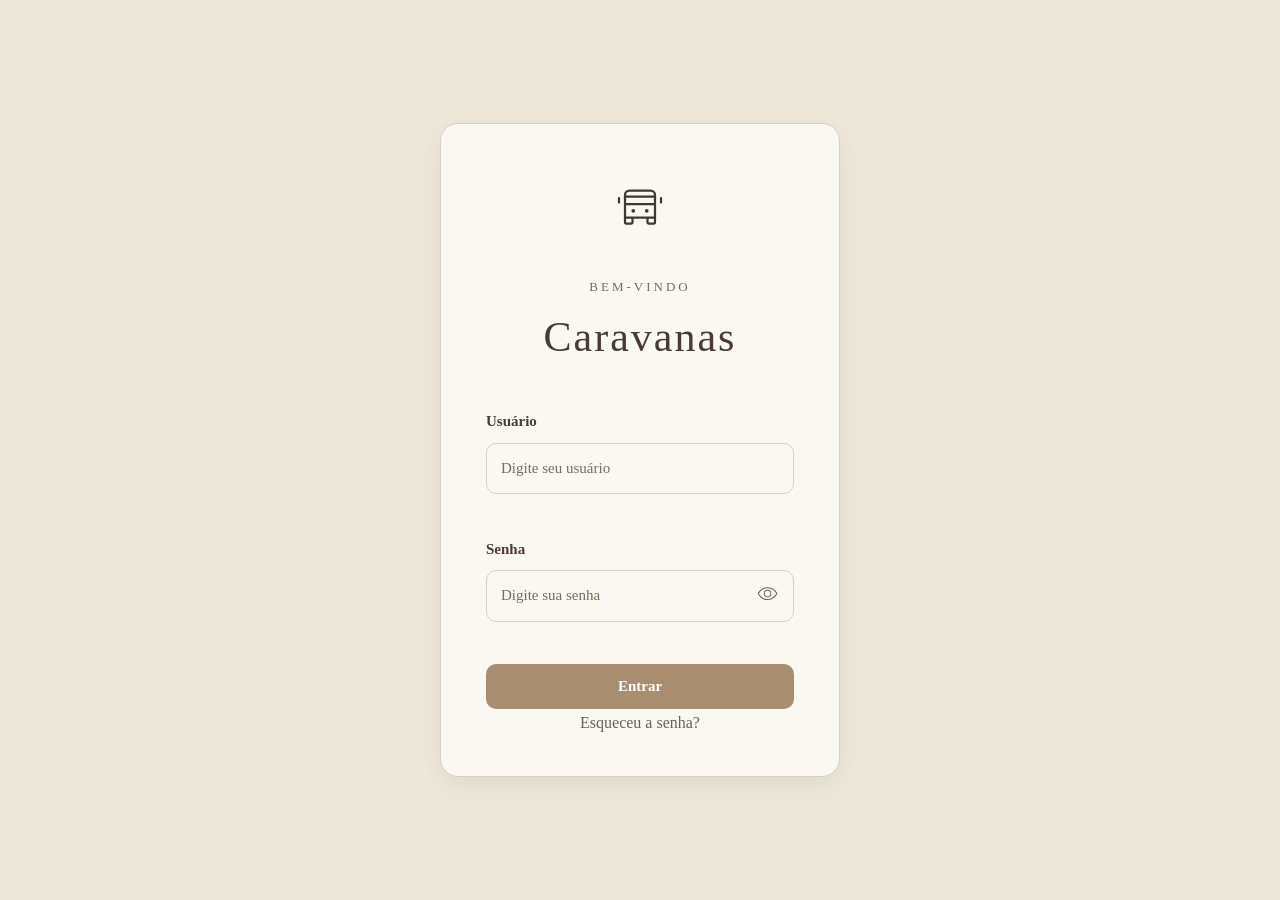
<file: index.html>
<!DOCTYPE html>
<html lang="pt-BR">
<head>
    <meta charset="UTF-8">
    <meta name="viewport" content="width=device-width, initial-scale=1.0">
    <title>Caravanas</title>
    <link rel="stylesheet" href="css/variables.css">
    <link rel="stylesheet" href="css/reset.css">
    <link rel="stylesheet" href="css/global.css">
    <link rel="stylesheet" href="css/components.css">
    <link rel="stylesheet" href="css/responsive.css">
</head>
<body data-public-root="true">
    <main id="app">
        <p class="empty-state">Carregando...</p>
    </main>
    <script>
        (function () {
            try {
                var user = localStorage.getItem('user');
                window.location.replace(user ? 'pages/dashboard.html' : 'pages/login.html');
            } catch (e) {
                window.location.replace('pages/login.html');
            }
        })();
    </script>
</body>
</html>
</file>
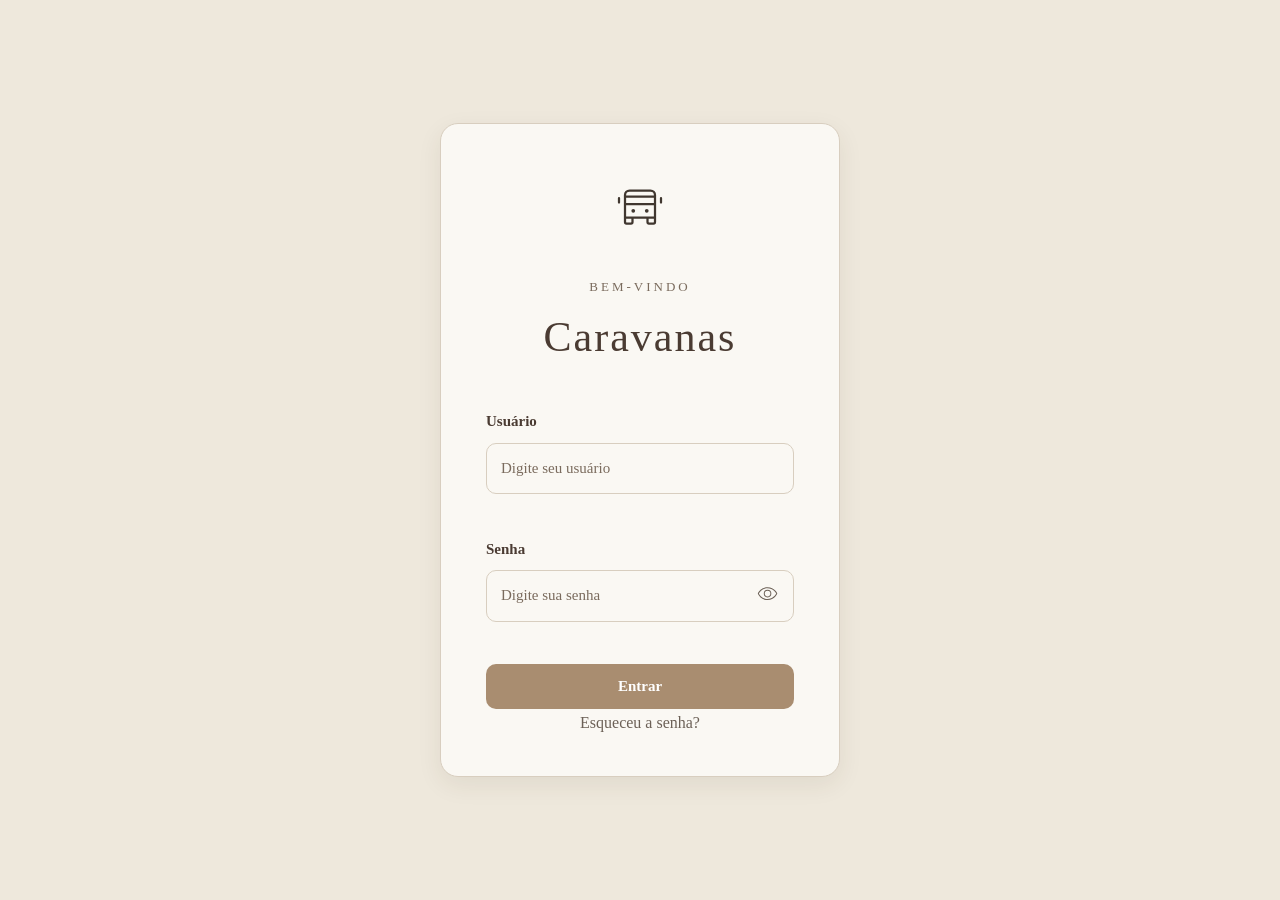
<file: pages/associar-participante.html>
<!DOCTYPE html>
<html lang="pt-BR">
<head>
    <meta charset="UTF-8">
    <meta name="viewport" content="width=device-width, initial-scale=1.0">
    <title>Associar Participante</title>
    <link rel="stylesheet" href="../css/variables.css">
    <link rel="stylesheet" href="../css/reset.css">
    <link rel="stylesheet" href="../css/global.css">
    <link rel="stylesheet" href="../css/components.css">
    <link rel="stylesheet" href="../css/responsive.css">
</head>
<body data-page="associar">
    <header class="page-header">
        <div class="page-header-inner">
            <button class="btn btn--icon" id="backTop" aria-label="Voltar"><svg class="icon" aria-hidden="true"><use href="../assets/icons.svg#ph-arrow-left"/></svg></button>
            <h1 class="page-title">Associar Participante</h1>
            <span class="header-spacer"></span>
        </div>
    </header>
    <main id="app" class="page">
        <div class="form-group">
            <label class="label" for="caravanaSelect">Caravana</label>
            <select class="select" id="caravanaSelect"></select>
        </div>
        <div class="search-field">
            <span class="search-icon" aria-hidden="true"><svg class="icon" aria-hidden="true"><use href="../assets/icons.svg#ph-magnifying-glass"/></svg></span>
            <label class="sr-only" for="searchDisponiveis">Pesquisar participantes</label>
            <input class="field" id="searchDisponiveis" type="search" placeholder="Pesquisar participantes" autocomplete="off">
        </div>
        <h2 class="section-title">Disponíveis</h2>
        <div id="disponiveisList" class="participante-list stack-gap"></div>
        <h2 class="section-title" id="addedCount">Participantes adicionados (0)</h2>
        <div id="adicionadosList" class="participante-list stack-gap"></div>
        <div class="form-actions">
            <button class="btn btn--secondary" id="cancelAssoc">Cancelar</button>
            <button class="btn btn--primary" id="saveAssoc">Salvar</button>
        </div>
    </main>
    <nav class="bottom-nav" aria-label="Navegação principal">
        <div class="bottom-nav-inner">
            <button class="bottom-nav-item" data-nav="dashboard.html"><span class="bottom-nav-icon" aria-hidden="true"><svg class="icon" aria-hidden="true"><use href="../assets/icons.svg#ph-house"/></svg></span><span>Início</span></button>
            <button class="bottom-nav-item" data-nav="caravanas.html"><span class="bottom-nav-icon" aria-hidden="true"><svg class="icon" aria-hidden="true"><use href="../assets/icons.svg#ph-bus"/></svg></span><span>Caravanas</span></button>
            <button class="bottom-nav-item" data-nav="participantes.html"><span class="bottom-nav-icon" aria-hidden="true"><svg class="icon" aria-hidden="true"><use href="../assets/icons.svg#ph-users"/></svg></span><span>Participantes</span></button>
            <button class="bottom-nav-item" data-nav="pesquisar-participante.html"><span class="bottom-nav-icon" aria-hidden="true"><svg class="icon" aria-hidden="true"><use href="../assets/icons.svg#ph-dots-three"/></svg></span><span>Mais</span></button>
        </div>
    </nav>
    <script src="../js/storage.js"></script>
    <script src="../js/seed.js"></script>
    <script src="../js/state.js"></script>
    <script src="../js/utils.js"></script>
    <script src="../js/validation.js"></script>
    <script src="../js/caravanas.js"></script>
    <script src="../js/participantes.js"></script>
    <script src="../js/associacoes.js"></script>
    <script src="../js/navigation.js"></script>
    <script src="../js/app.js"></script>
    <script>
        document.getElementById('backTop').addEventListener('click', function () { goBack('caravanas.html'); });
    </script>
</body>
</html>
</file>
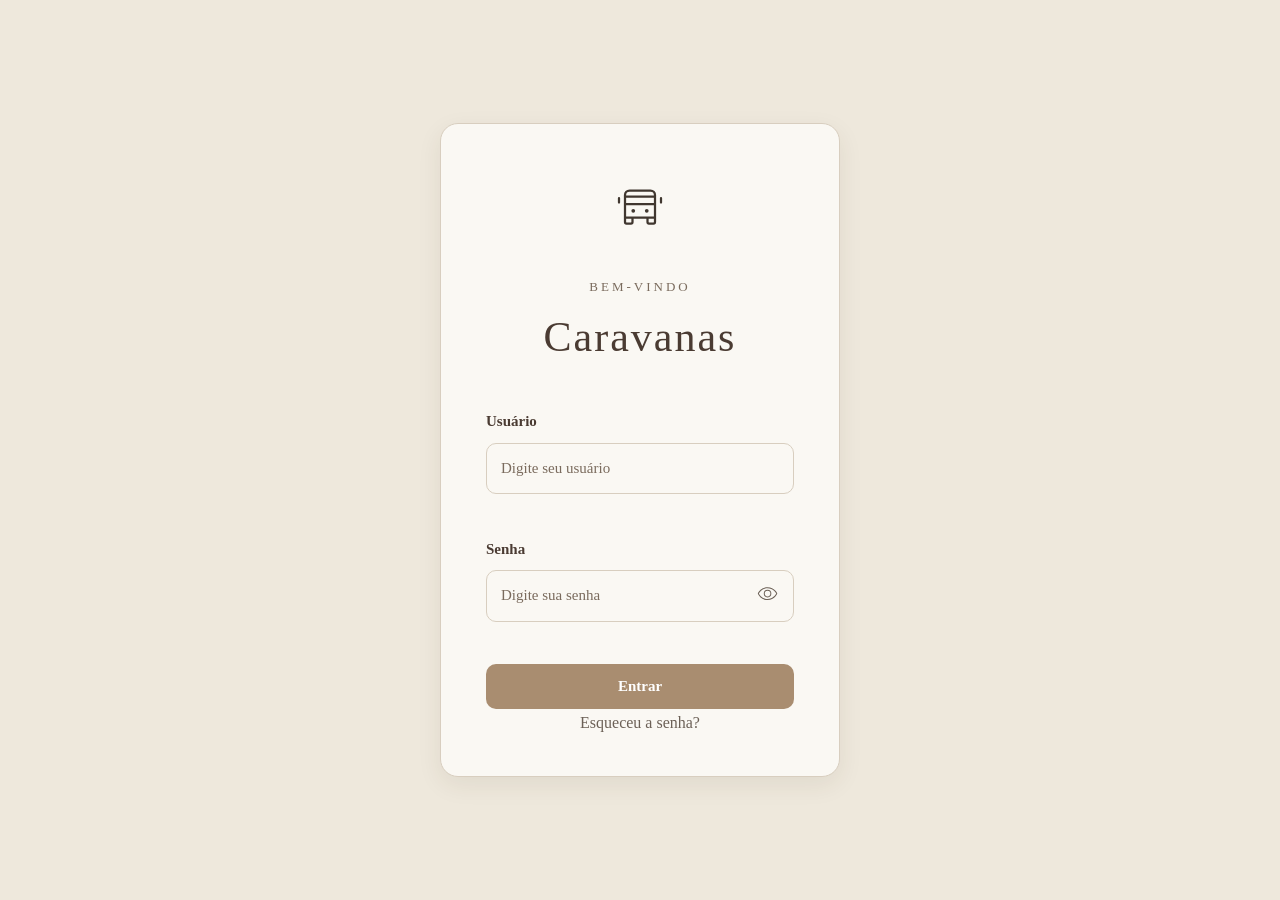
<file: pages/caravana-detalhes.html>
<!DOCTYPE html>
<html lang="pt-BR">
<head>
    <meta charset="UTF-8">
    <meta name="viewport" content="width=device-width, initial-scale=1.0">
    <title>Caravana</title>
    <link rel="stylesheet" href="../css/variables.css">
    <link rel="stylesheet" href="../css/reset.css">
    <link rel="stylesheet" href="../css/global.css">
    <link rel="stylesheet" href="../css/components.css">
    <link rel="stylesheet" href="../css/responsive.css">
</head>
<body data-page="caravana-detalhes">
    <header class="page-header">
        <div class="page-header-inner">
            <button class="btn btn--icon" id="backBtn" aria-label="Voltar"><svg class="icon" aria-hidden="true"><use href="../assets/icons.svg#ph-arrow-left"/></svg></button>
            <h1 class="page-title">Caravana</h1>
            <button class="btn btn--icon" id="menuBtn" aria-label="Ações da caravana"><svg class="icon" aria-hidden="true"><use href="../assets/icons.svg#ph-dots-three"/></svg></button>
        </div>
    </header>
    <main id="app" class="page">
        <section class="card" aria-label="Resumo da caravana">
            <div class="detail-head">
                <span class="avatar avatar-lg" aria-hidden="true"><svg class="icon" aria-hidden="true"><use href="../assets/icons.svg#ph-bus"/></svg></span>
                <div class="detail-head-body">
                    <h2 id="detailRoute">—</h2>
                    <p class="page-subtitle" id="detailMeta">—</p>
                    <p class="page-subtitle" id="detailResp">—</p>
                </div>
                <button class="btn btn--icon" id="editCaravana" aria-label="Editar caravana"><svg class="icon" aria-hidden="true"><use href="../assets/icons.svg#ph-pencil-simple"/></svg></button>
            </div>
        </section>

        <div class="nav-list tabs" role="tablist">
            <button class="nav-item tab-btn is-active" id="tabParticipantes" role="tab">Participantes</button>
            <button class="nav-item tab-btn" id="tabInformacoes" role="tab">Informações</button>
        </div>

        <section id="panelParticipantes">
            <h3 id="partCount">Participantes (0)</h3>
            <div class="search-field stack-gap">
                <span class="search-icon" aria-hidden="true"><svg class="icon" aria-hidden="true"><use href="../assets/icons.svg#ph-magnifying-glass"/></svg></span>
                <label class="sr-only" for="searchDetalhe">Pesquisar nesta caravana</label>
                <input class="field" id="searchDetalhe" type="search" placeholder="Pesquisar nesta caravana" autocomplete="off">
            </div>
            <div id="detalheList" class="participante-list"></div>
            <div class="form-actions no-print">
                <button class="btn btn--secondary" id="assocBtn">Associar</button>
                <button class="btn btn--primary" id="listaBtn">Gerar lista de participantes</button>
            </div>
        </section>

        <section id="panelInformacoes" hidden>
            <div class="card">
                <p><strong>Origem:</strong> <span id="infoOrigem">—</span></p>
                <p><strong>Destino:</strong> <span id="infoDestino">—</span></p>
                <p><strong>Data:</strong> <span id="infoData">—</span></p>
                <p><strong>Horário:</strong> <span id="infoHorario">—</span></p>
                <p><strong>Responsável:</strong> <span id="infoResp">—</span></p>
            </div>
        </section>
    </main>
    <nav class="bottom-nav" aria-label="Navegação principal">
        <div class="bottom-nav-inner">
            <button class="bottom-nav-item" data-nav="dashboard.html"><span class="bottom-nav-icon" aria-hidden="true"><svg class="icon" aria-hidden="true"><use href="../assets/icons.svg#ph-house"/></svg></span><span>Início</span></button>
            <button class="bottom-nav-item is-active" data-nav="caravanas.html"><span class="bottom-nav-icon" aria-hidden="true"><svg class="icon" aria-hidden="true"><use href="../assets/icons.svg#ph-bus"/></svg></span><span>Caravanas</span></button>
            <button class="bottom-nav-item" data-nav="participantes.html"><span class="bottom-nav-icon" aria-hidden="true"><svg class="icon" aria-hidden="true"><use href="../assets/icons.svg#ph-users"/></svg></span><span>Participantes</span></button>
            <button class="bottom-nav-item" data-nav="pesquisar-participante.html"><span class="bottom-nav-icon" aria-hidden="true"><svg class="icon" aria-hidden="true"><use href="../assets/icons.svg#ph-dots-three"/></svg></span><span>Mais</span></button>
        </div>
    </nav>
    <div class="modal-overlay" id="confirmOverlay" hidden>
        <div class="modal" role="dialog" aria-modal="true" aria-labelledby="confirmTitle">
            <h2 id="confirmTitle">Confirmar</h2>
            <p id="confirmDescription"></p>
            <div class="modal-actions">
                <button class="btn btn--secondary" id="confirmCancel">Cancelar</button>
                <button class="btn btn--danger" id="confirmOk">Excluir</button>
            </div>
        </div>
    </div>
    <script src="../js/storage.js"></script>
    <script src="../js/seed.js"></script>
    <script src="../js/state.js"></script>
    <script src="../js/utils.js"></script>
    <script src="../js/validation.js"></script>
    <script src="../js/caravanas.js"></script>
    <script src="../js/participantes.js"></script>
    <script src="../js/associacoes.js"></script>
    <script src="../js/navigation.js"></script>
    <script src="../js/app.js"></script>
</body>
</html>
</file>
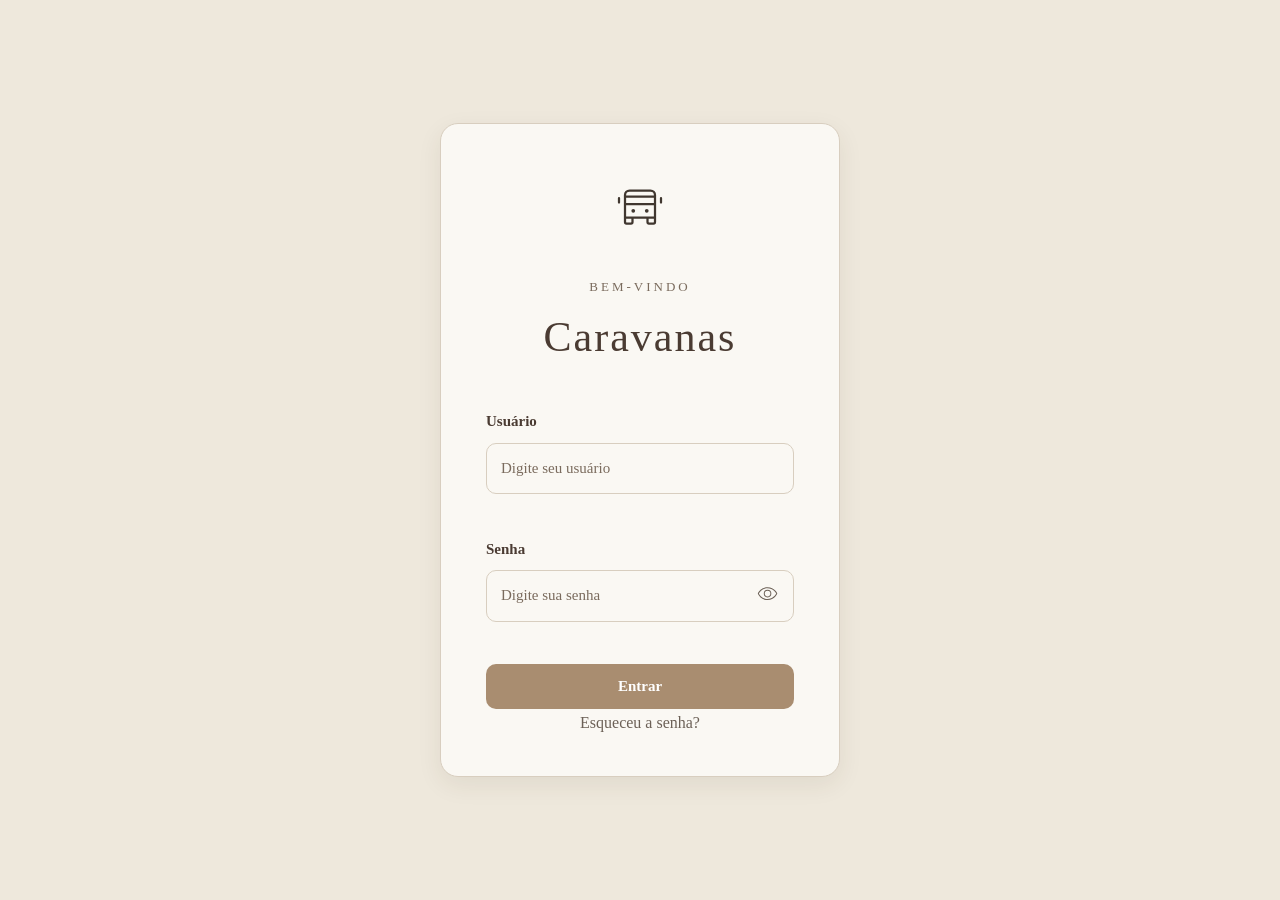
<file: pages/caravana-form.html>
<!DOCTYPE html>
<html lang="pt-BR">
<head>
    <meta charset="UTF-8">
    <meta name="viewport" content="width=device-width, initial-scale=1.0">
    <title>Nova Caravana</title>
    <link rel="stylesheet" href="../css/variables.css">
    <link rel="stylesheet" href="../css/reset.css">
    <link rel="stylesheet" href="../css/global.css">
    <link rel="stylesheet" href="../css/components.css">
    <link rel="stylesheet" href="../css/responsive.css">
</head>
<body data-page="caravana-form">
    <header class="page-header">
        <div class="page-header-inner">
            <button class="btn btn--icon" id="cancelCaravanaTop" aria-label="Voltar"><svg class="icon" aria-hidden="true"><use href="../assets/icons.svg#ph-arrow-left"/></svg></button>
            <h1 class="page-title" id="formTitle">Nova Caravana</h1>
            <span class="header-spacer"></span>
        </div>
    </header>
    <main id="app" class="page">
        <form id="caravanaForm" class="form-box" novalidate>
            <div class="form-group">
                <label class="label" for="origem">Origem</label>
                <input class="field" id="origem" name="origem" type="text" placeholder="Ex.: Joinville" value="Joinville">
                <span class="form-error" id="origemError"></span>
            </div>
            <div class="form-group">
                <label class="label" for="destino">Destino</label>
                <input class="field" id="destino" name="destino" type="text" placeholder="Ex.: São Paulo">
                <span class="form-error" id="destinoError"></span>
            </div>
            <div class="form-row">
                <div class="form-group form-group--half">
                    <label class="label" for="data">Data da viagem</label>
                    <input class="field" id="data" name="data" type="date">
                    <span class="form-error" id="dataError"></span>
                </div>
                <div class="form-group form-group--half">
                    <label class="label" for="horario">Horário de saída</label>
                    <input class="field" id="horario" name="horario" type="time">
                    <span class="form-error" id="horarioError"></span>
                </div>
            </div>
            <div class="form-group">
                <label class="label" for="responsavel">Responsável</label>
                <input class="field" id="responsavel" name="responsavel" type="text" placeholder="Ex.: Ir. João Silva">
                <span class="form-error" id="responsavelError"></span>
            </div>
            <div class="form-actions">
                <button class="btn btn--secondary" type="button" id="cancelCaravana">Cancelar</button>
                <button class="btn btn--primary" type="submit">Salvar</button>
            </div>
        </form>
    </main>
    <nav class="bottom-nav" aria-label="Navegação principal">
        <div class="bottom-nav-inner">
            <button class="bottom-nav-item" data-nav="dashboard.html"><span class="bottom-nav-icon" aria-hidden="true"><svg class="icon" aria-hidden="true"><use href="../assets/icons.svg#ph-house"/></svg></span><span>Início</span></button>
            <button class="bottom-nav-item is-active" data-nav="caravanas.html"><span class="bottom-nav-icon" aria-hidden="true"><svg class="icon" aria-hidden="true"><use href="../assets/icons.svg#ph-bus"/></svg></span><span>Caravanas</span></button>
            <button class="bottom-nav-item" data-nav="participantes.html"><span class="bottom-nav-icon" aria-hidden="true"><svg class="icon" aria-hidden="true"><use href="../assets/icons.svg#ph-users"/></svg></span><span>Participantes</span></button>
            <button class="bottom-nav-item" data-nav="pesquisar-participante.html"><span class="bottom-nav-icon" aria-hidden="true"><svg class="icon" aria-hidden="true"><use href="../assets/icons.svg#ph-dots-three"/></svg></span><span>Mais</span></button>
        </div>
    </nav>
    <script src="../js/storage.js"></script>
    <script src="../js/seed.js"></script>
    <script src="../js/state.js"></script>
    <script src="../js/utils.js"></script>
    <script src="../js/validation.js"></script>
    <script src="../js/caravanas.js"></script>
    <script src="../js/participantes.js"></script>
    <script src="../js/associacoes.js"></script>
    <script src="../js/navigation.js"></script>
    <script src="../js/app.js"></script>
    <script>
        document.getElementById('cancelCaravanaTop').addEventListener('click', function () { goBack('caravanas.html'); });
    </script>
</body>
</html>
</file>
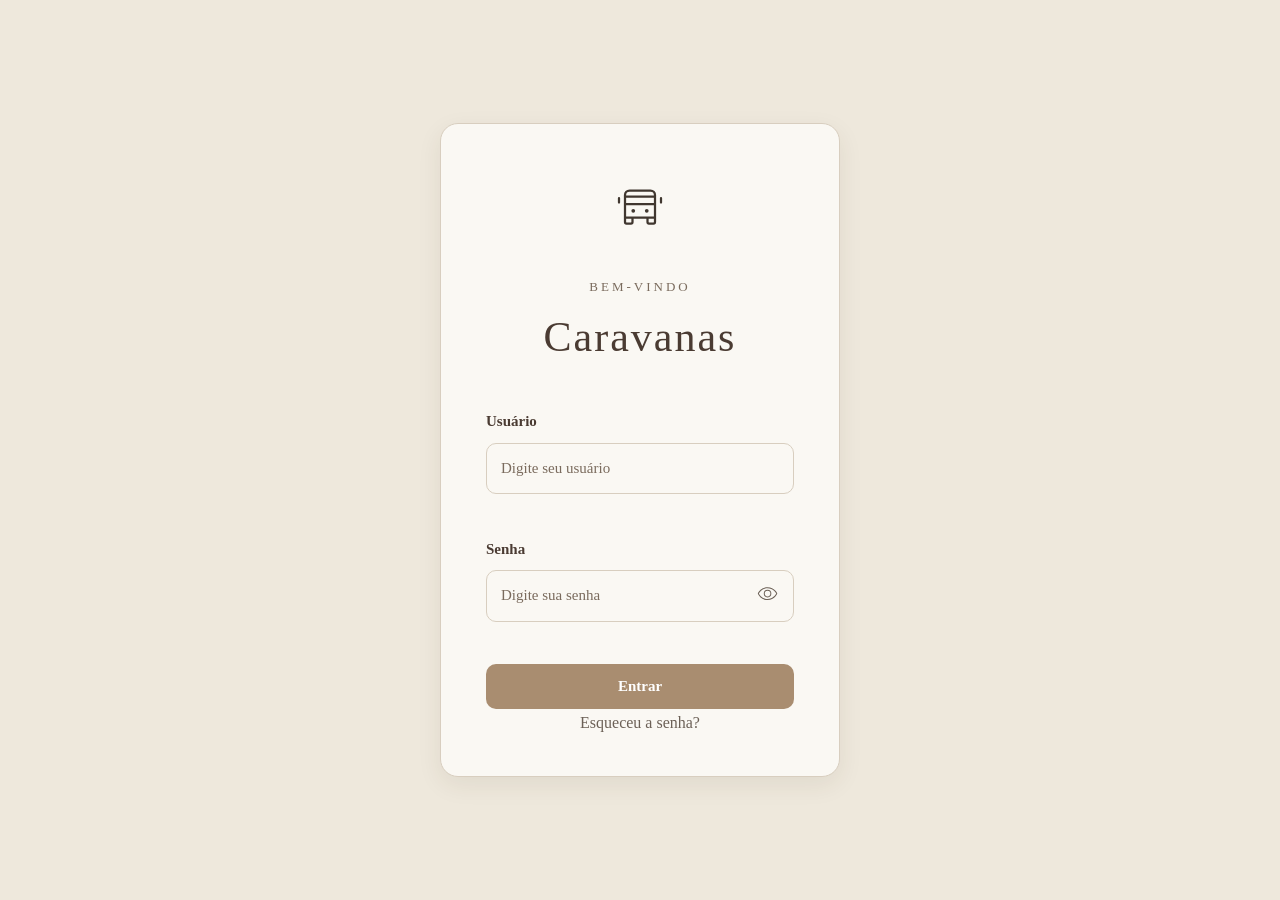
<file: pages/caravanas.html>
<!DOCTYPE html>
<html lang="pt-BR">
<head>
    <meta charset="UTF-8">
    <meta name="viewport" content="width=device-width, initial-scale=1.0">
    <title>Caravanas</title>
    <link rel="stylesheet" href="../css/variables.css">
    <link rel="stylesheet" href="../css/reset.css">
    <link rel="stylesheet" href="../css/global.css">
    <link rel="stylesheet" href="../css/components.css">
    <link rel="stylesheet" href="../css/responsive.css">
</head>
<body data-page="caravanas">
    <header class="page-header">
        <div class="page-header-inner">
            <button class="btn btn--icon" id="backBtn" aria-label="Voltar"><svg class="icon" aria-hidden="true"><use href="../assets/icons.svg#ph-arrow-left"/></svg></button>
            <h1 class="page-title">Caravanas</h1>
            <button class="btn btn--icon" id="addCaravana" aria-label="Adicionar caravana"><svg class="icon" aria-hidden="true"><use href="../assets/icons.svg#ph-plus"/></svg></button>
        </div>
    </header>
    <main id="app" class="page">
        <div class="search-field">
            <span class="search-icon" aria-hidden="true"><svg class="icon" aria-hidden="true"><use href="../assets/icons.svg#ph-magnifying-glass"/></svg></span>
            <label class="sr-only" for="searchCaravanas">Pesquisar caravanas</label>
            <input class="field" id="searchCaravanas" type="search" placeholder="Pesquisar caravanas" autocomplete="off">
        </div>
        <div id="caravanaList" class="caravana-list"></div>
    </main>
    <nav class="bottom-nav" aria-label="Navegação principal">
        <div class="bottom-nav-inner">
            <button class="bottom-nav-item" data-nav="dashboard.html"><span class="bottom-nav-icon" aria-hidden="true"><svg class="icon" aria-hidden="true"><use href="../assets/icons.svg#ph-house"/></svg></span><span>Início</span></button>
            <button class="bottom-nav-item is-active" data-nav="caravanas.html" aria-current="page"><span class="bottom-nav-icon" aria-hidden="true"><svg class="icon" aria-hidden="true"><use href="../assets/icons.svg#ph-bus"/></svg></span><span>Caravanas</span></button>
            <button class="bottom-nav-item" data-nav="participantes.html"><span class="bottom-nav-icon" aria-hidden="true"><svg class="icon" aria-hidden="true"><use href="../assets/icons.svg#ph-users"/></svg></span><span>Participantes</span></button>
            <button class="bottom-nav-item" data-nav="pesquisar-participante.html"><span class="bottom-nav-icon" aria-hidden="true"><svg class="icon" aria-hidden="true"><use href="../assets/icons.svg#ph-dots-three"/></svg></span><span>Mais</span></button>
        </div>
    </nav>
    <div class="modal-overlay" id="confirmOverlay" hidden>
        <div class="modal" role="dialog" aria-modal="true" aria-labelledby="confirmTitle">
            <h2 id="confirmTitle">Confirmar</h2>
            <p id="confirmDescription"></p>
            <div class="modal-actions">
                <button class="btn btn--secondary" id="confirmCancel">Cancelar</button>
                <button class="btn btn--danger" id="confirmOk">Confirmar</button>
            </div>
        </div>
    </div>
    <script src="../js/storage.js"></script>
    <script src="../js/seed.js"></script>
    <script src="../js/state.js"></script>
    <script src="../js/utils.js"></script>
    <script src="../js/validation.js"></script>
    <script src="../js/caravanas.js"></script>
    <script src="../js/participantes.js"></script>
    <script src="../js/associacoes.js"></script>
    <script src="../js/navigation.js"></script>
    <script src="../js/app.js"></script>
</body>
</html>
</file>
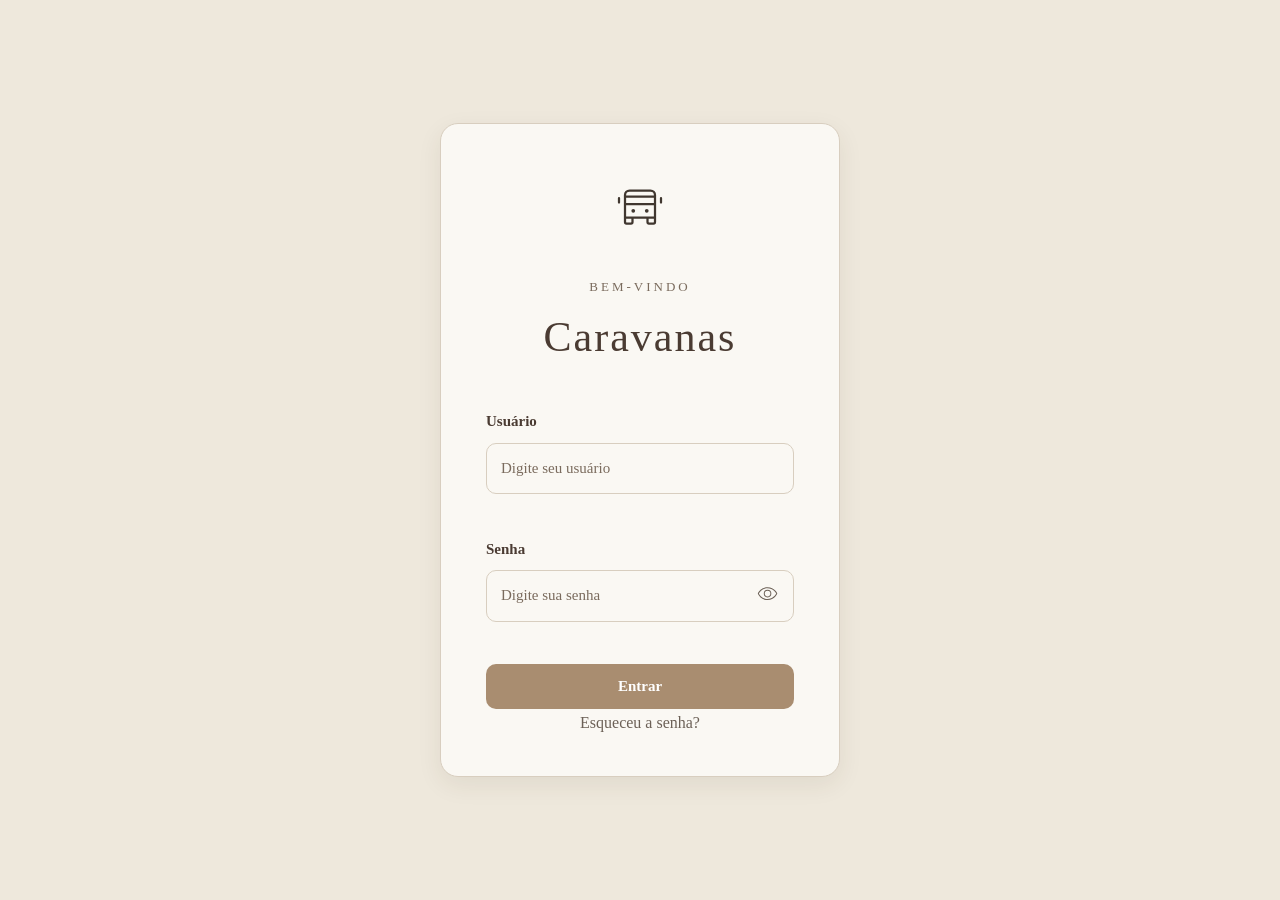
<file: pages/dashboard.html>
<!DOCTYPE html>
<html lang="pt-BR">
<head>
    <meta charset="UTF-8">
    <meta name="viewport" content="width=device-width, initial-scale=1.0">
    <title>Caravanas — Início</title>
    <link rel="stylesheet" href="../css/variables.css">
    <link rel="stylesheet" href="../css/reset.css">
    <link rel="stylesheet" href="../css/global.css">
    <link rel="stylesheet" href="../css/components.css">
    <link rel="stylesheet" href="../css/responsive.css">
</head>
<body data-page="dashboard">
    <header class="page-header">
        <div class="page-header-inner">
            <span class="header-spacer" aria-hidden="true"></span>
            <h1 class="page-title">Caravanas</h1>
            <button class="btn btn--icon" data-logout aria-label="Sair"><svg class="icon" aria-hidden="true"><use href="../assets/icons.svg#ph-sign-out"/></svg></button>
        </div>
    </header>
    <main id="app" class="page">
        <section class="page-hero">
            <span class="eyebrow">Caravanas</span>
            <h2 id="greeting">Olá, responsável! O que deseja fazer hoje?</h2>
        </section>

        <section class="grid-2 shortcut-grid" aria-label="Atalhos">
            <article class="card card--clickable shortcut-card" data-shortcut="caravanas.html" tabindex="0" role="link" aria-label="Ver caravanas">
                <span class="shortcut-icon" aria-hidden="true"><svg class="icon" aria-hidden="true"><use href="../assets/icons.svg#ph-bus"/></svg></span>
                <h3>Caravanas</h3>
                <p class="page-subtitle">Ver e gerenciar caravanas</p>
            </article>
            <article class="card card--clickable shortcut-card" data-shortcut="participantes.html" tabindex="0" role="link" aria-label="Gerenciar participantes">
                <span class="shortcut-icon" aria-hidden="true"><svg class="icon" aria-hidden="true"><use href="../assets/icons.svg#ph-users"/></svg></span>
                <h3>Participantes</h3>
                <p class="page-subtitle">Gerenciar participantes</p>
            </article>
            <article class="card card--clickable shortcut-card" data-shortcut="caravana-form.html" tabindex="0" role="link" aria-label="Cadastrar nova caravana">
                <span class="shortcut-icon" aria-hidden="true"><svg class="icon" aria-hidden="true"><use href="../assets/icons.svg#ph-plus-circle"/></svg></span>
                <h3>Nova Caravana</h3>
                <p class="page-subtitle">Cadastrar uma nova caravana</p>
            </article>
            <article class="card card--clickable shortcut-card" data-shortcut="pesquisar-participante.html" tabindex="0" role="link" aria-label="Pesquisar participantes">
                <span class="shortcut-icon" aria-hidden="true"><svg class="icon" aria-hidden="true"><use href="../assets/icons.svg#ph-magnifying-glass"/></svg></span>
                <h3>Buscar</h3>
                <p class="page-subtitle">Pesquisar participantes</p>
            </article>
        </section>

        <section aria-labelledby="proximasTitle">
            <div class="section-header">
                <h2 id="proximasTitle">Próximas caravanas</h2>
                <span></span>
            </div>
            <div id="proximasCaravanas" class="caravana-list"></div>
        </section>
    </main>

    <nav class="bottom-nav" aria-label="Navegação principal">
        <div class="bottom-nav-inner">
            <button class="bottom-nav-item is-active" data-nav="dashboard.html" aria-current="page"><span class="bottom-nav-icon" aria-hidden="true"><svg class="icon" aria-hidden="true"><use href="../assets/icons.svg#ph-house"/></svg></span><span>Início</span></button>
            <button class="bottom-nav-item" data-nav="caravanas.html"><span class="bottom-nav-icon" aria-hidden="true"><svg class="icon" aria-hidden="true"><use href="../assets/icons.svg#ph-bus"/></svg></span><span>Caravanas</span></button>
            <button class="bottom-nav-item" data-nav="participantes.html"><span class="bottom-nav-icon" aria-hidden="true"><svg class="icon" aria-hidden="true"><use href="../assets/icons.svg#ph-users"/></svg></span><span>Participantes</span></button>
            <button class="bottom-nav-item" data-nav="pesquisar-participante.html"><span class="bottom-nav-icon" aria-hidden="true"><svg class="icon" aria-hidden="true"><use href="../assets/icons.svg#ph-dots-three"/></svg></span><span>Mais</span></button>
        </div>
    </nav>

    <div class="modal-overlay" id="confirmOverlay" hidden>
        <div class="modal" role="dialog" aria-modal="true" aria-labelledby="confirmTitle">
            <h2 id="confirmTitle">Confirmar</h2>
            <p id="confirmDescription"></p>
            <div class="modal-actions">
                <button class="btn btn--secondary" id="confirmCancel">Cancelar</button>
                <button class="btn btn--danger" id="confirmOk">Confirmar</button>
            </div>
        </div>
    </div>

    <script src="../js/storage.js"></script>
    <script src="../js/seed.js"></script>
    <script src="../js/state.js"></script>
    <script src="../js/utils.js"></script>
    <script src="../js/validation.js"></script>
    <script src="../js/caravanas.js"></script>
    <script src="../js/participantes.js"></script>
    <script src="../js/associacoes.js"></script>
    <script src="../js/navigation.js"></script>
    <script src="../js/app.js"></script>
</body>
</html>
</file>
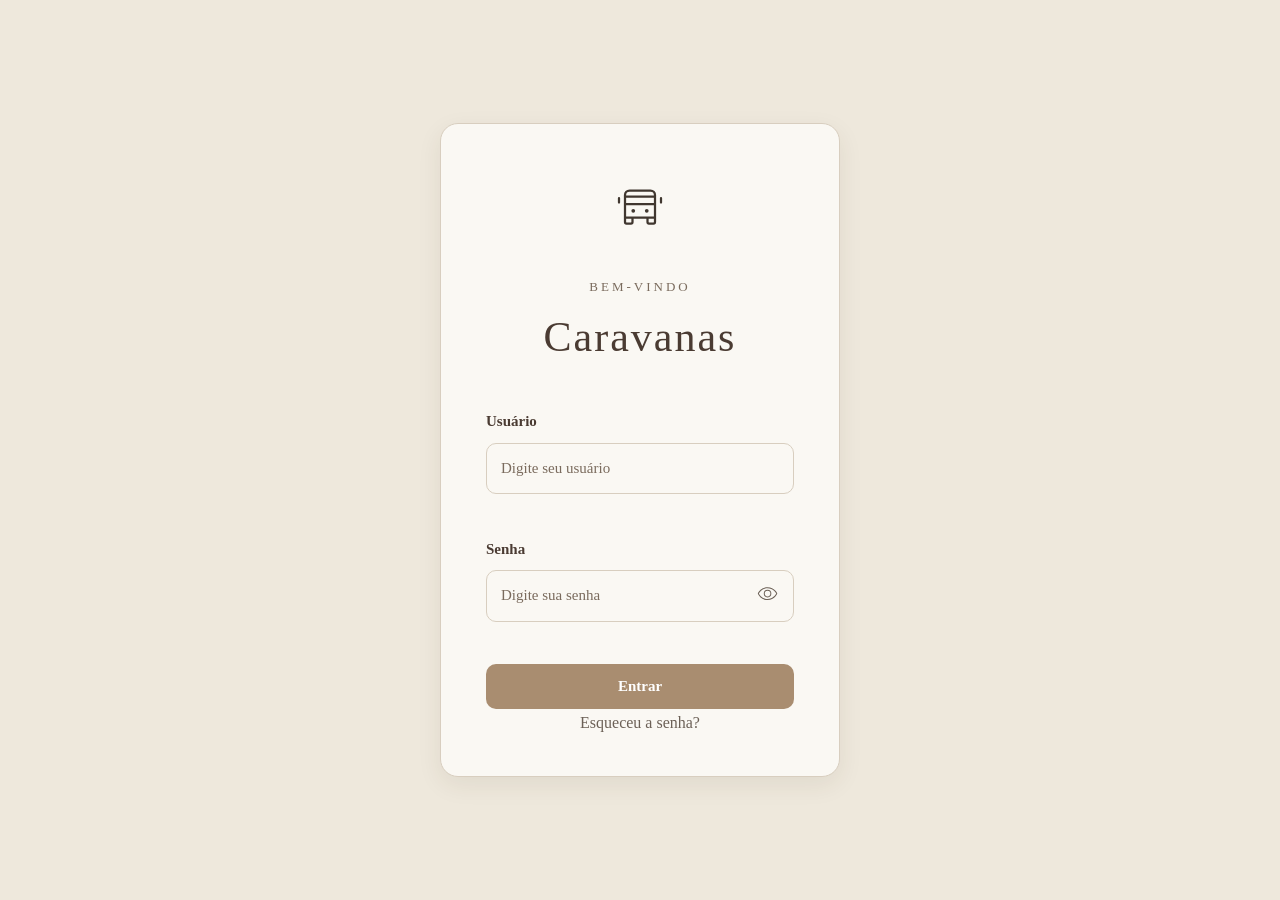
<file: pages/lista-participantes.html>
<!DOCTYPE html>
<html lang="pt-BR">
<head>
    <meta charset="UTF-8">
    <meta name="viewport" content="width=device-width, initial-scale=1.0">
    <title>Lista de Participantes</title>
    <link rel="stylesheet" href="../css/variables.css">
    <link rel="stylesheet" href="../css/reset.css">
    <link rel="stylesheet" href="../css/global.css">
    <link rel="stylesheet" href="../css/components.css">
    <link rel="stylesheet" href="../css/responsive.css">
</head>
<body data-page="lista">
    <header class="page-header no-print">
        <div class="page-header-inner">
            <button class="btn btn--icon" id="backBtn" aria-label="Voltar"><svg class="icon" aria-hidden="true"><use href="../assets/icons.svg#ph-arrow-left"/></svg></button>
            <h1 class="page-title">Lista de Participantes</h1>
            <span class="header-spacer"></span>
        </div>
    </header>
    <main id="app" class="page">
        <section class="card" aria-label="Caravana">
            <div class="detail-head">
                <span class="avatar avatar-lg" aria-hidden="true"><svg class="icon" aria-hidden="true"><use href="../assets/icons.svg#ph-bus"/></svg></span>
                <div class="detail-head-body">
                    <h2 id="listaRoute">—</h2>
                    <p class="page-subtitle" id="listaMeta">—</p>
                    <p class="page-subtitle" id="listaResp">—</p>
                </div>
            </div>
        </section>

        <div class="grid-2 summary-row">
            <div class="card summary-card"><strong id="totalNum">0</strong><span>Total de participantes</span></div>
            <div class="card summary-card"><strong id="pagosNum">0</strong><span>Pagos</span></div>
            <div class="card summary-card"><strong id="pendNum">0</strong><span>Pendentes</span></div>
        </div>

        <ol id="listaOl" class="ordered-list"></ol>

        <div class="form-actions no-print">
            <button class="btn btn--secondary" id="shareBtn">Compartilhar</button>
            <button class="btn btn--primary" id="pdfBtn">Exportar PDF</button>
        </div>
    </main>
    <nav class="bottom-nav no-print" aria-label="Navegação principal">
        <div class="bottom-nav-inner">
            <button class="bottom-nav-item" data-nav="dashboard.html"><span class="bottom-nav-icon" aria-hidden="true"><svg class="icon" aria-hidden="true"><use href="../assets/icons.svg#ph-house"/></svg></span><span>Início</span></button>
            <button class="bottom-nav-item" data-nav="caravanas.html"><span class="bottom-nav-icon" aria-hidden="true"><svg class="icon" aria-hidden="true"><use href="../assets/icons.svg#ph-bus"/></svg></span><span>Caravanas</span></button>
            <button class="bottom-nav-item" data-nav="participantes.html"><span class="bottom-nav-icon" aria-hidden="true"><svg class="icon" aria-hidden="true"><use href="../assets/icons.svg#ph-users"/></svg></span><span>Participantes</span></button>
            <button class="bottom-nav-item" data-nav="pesquisar-participante.html"><span class="bottom-nav-icon" aria-hidden="true"><svg class="icon" aria-hidden="true"><use href="../assets/icons.svg#ph-dots-three"/></svg></span><span>Mais</span></button>
        </div>
    </nav>
    <script src="../js/storage.js"></script>
    <script src="../js/seed.js"></script>
    <script src="../js/state.js"></script>
    <script src="../js/utils.js"></script>
    <script src="../js/validation.js"></script>
    <script src="../js/caravanas.js"></script>
    <script src="../js/participantes.js"></script>
    <script src="../js/associacoes.js"></script>
    <script src="../js/navigation.js"></script>
    <script src="../js/app.js"></script>
</body>
</html>
</file>
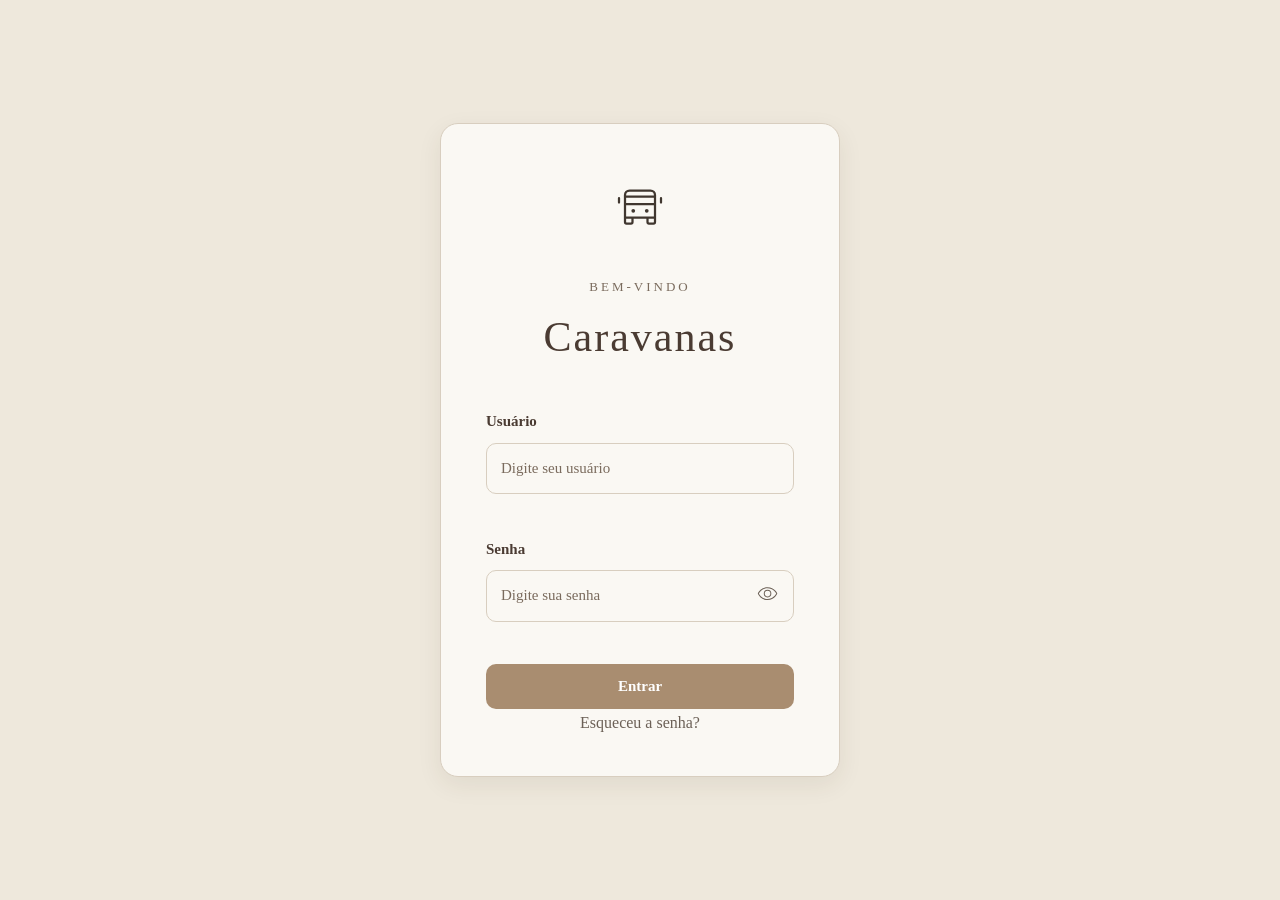
<file: pages/login.html>
<!DOCTYPE html>
<html lang="pt-BR">
<head>
    <meta charset="UTF-8">
    <meta name="viewport" content="width=device-width, initial-scale=1.0">
    <title>Caravanas — Entrar</title>
    <link rel="stylesheet" href="../css/variables.css">
    <link rel="stylesheet" href="../css/reset.css">
    <link rel="stylesheet" href="../css/global.css">
    <link rel="stylesheet" href="../css/components.css">
    <link rel="stylesheet" href="../css/responsive.css">
</head>
<body data-page="login">
    <main id="app" class="login-page">
        <div class="card login-card form-box">
            <div class="login-logo" aria-hidden="true"><svg class="icon" aria-hidden="true"><use href="../assets/icons.svg#ph-bus"/></svg></div>
            <span class="eyebrow">Bem-vindo</span>
            <h1 class="login-title">Caravanas</h1>
            <form id="loginForm" novalidate>
                <div class="form-group">
                    <label class="label" for="usuario">Usuário</label>
                    <input class="field" id="usuario" name="usuario" type="text" placeholder="Digite seu usuário" autocomplete="username">
                    <span class="form-error" id="usuarioError"></span>
                </div>
                <div class="form-group">
                    <label class="label" for="senha">Senha</label>
                    <div class="password-wrap">
                        <input class="field" id="senha" name="senha" type="password" placeholder="Digite sua senha" autocomplete="current-password">
                        <button type="button" class="password-toggle" id="toggleSenha" aria-label="Mostrar senha"><svg class="icon" aria-hidden="true"><use href="../assets/icons.svg#ph-eye"/></svg></button>
                    </div>
                    <span class="form-error" id="senhaError"></span>
                </div>
                <button class="btn btn--primary btn--block" type="submit">Entrar</button>
                <p class="login-link">
                    <a href="#" id="forgotLink">Esqueceu a senha?</a>
                </p>
            </form>
        </div>
    </main>
    <script src="../js/storage.js"></script>
    <script src="../js/seed.js"></script>
    <script src="../js/state.js"></script>
    <script src="../js/utils.js"></script>
    <script src="../js/validation.js"></script>
    <script src="../js/caravanas.js"></script>
    <script src="../js/participantes.js"></script>
    <script src="../js/associacoes.js"></script>
    <script src="../js/navigation.js"></script>
    <script src="../js/app.js"></script>
    <script>
        document.getElementById('forgotLink').addEventListener('click', function (e) {
            e.preventDefault();
            showToast('Fale com o responsável para redefinir a senha.', 'info');
        });
    </script>
</body>
</html>
</file>
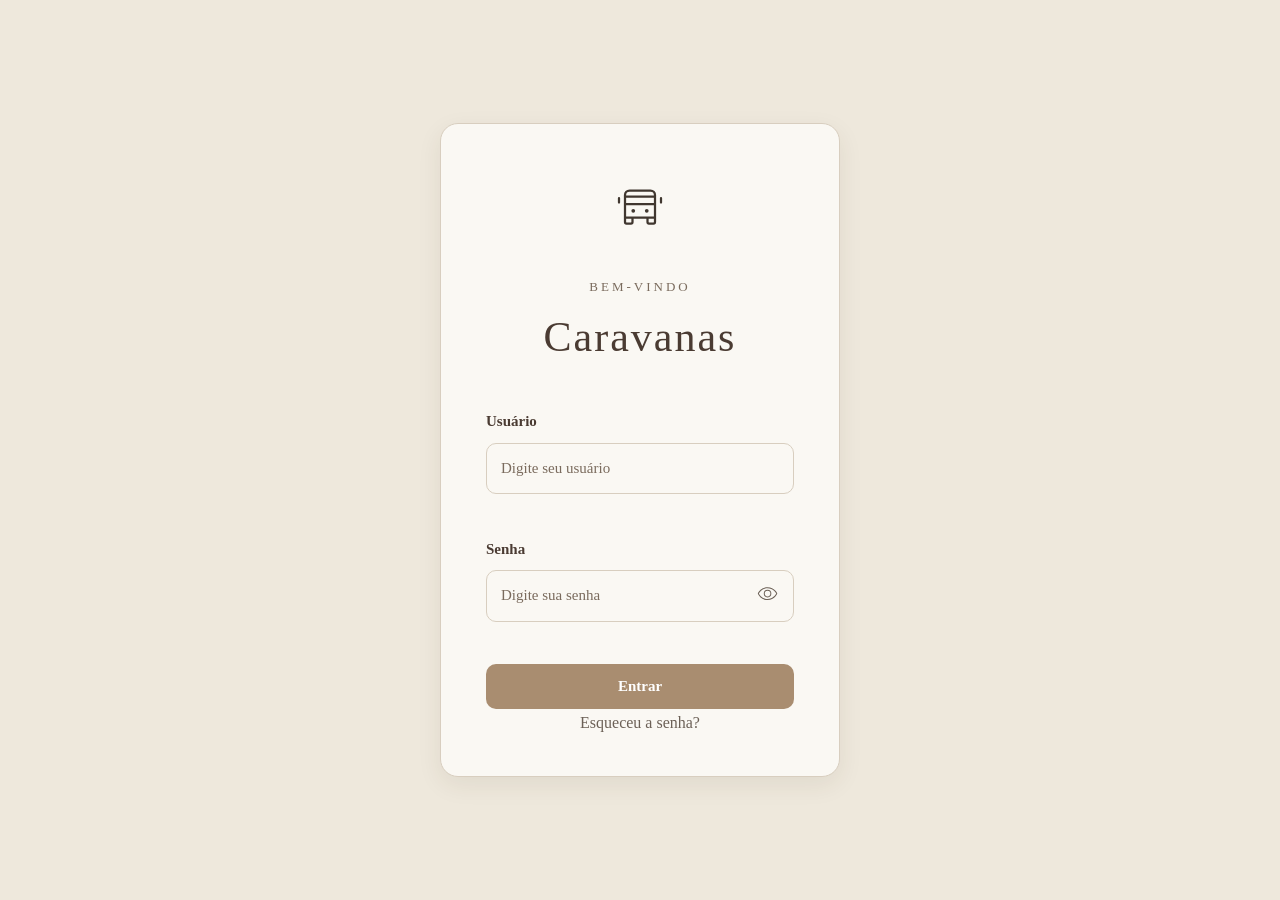
<file: pages/participante-form.html>
<!DOCTYPE html>
<html lang="pt-BR">
<head>
    <meta charset="UTF-8">
    <meta name="viewport" content="width=device-width, initial-scale=1.0">
    <title>Participante</title>
    <link rel="stylesheet" href="../css/variables.css">
    <link rel="stylesheet" href="../css/reset.css">
    <link rel="stylesheet" href="../css/global.css">
    <link rel="stylesheet" href="../css/components.css">
    <link rel="stylesheet" href="../css/responsive.css">
</head>
<body data-page="participante-form">
    <header class="page-header">
        <div class="page-header-inner">
            <button class="btn btn--icon" id="backTop" aria-label="Voltar"><svg class="icon" aria-hidden="true"><use href="../assets/icons.svg#ph-arrow-left"/></svg></button>
            <h1 class="page-title" id="formTitle">Novo Participante</h1>
            <span class="header-spacer"></span>
        </div>
    </header>
    <main id="app" class="page">
        <form id="participanteForm" class="form-box" novalidate>
            <div class="form-group">
                <label class="label" for="nome">Nome completo</label>
                <input class="field" id="nome" name="nome" type="text" placeholder="Digite o nome completo" autocomplete="name">
                <span class="form-error" id="nomeError"></span>
            </div>
            <div class="form-group">
                <label class="label" for="nascimento">Data de nascimento</label>
                <input class="field" id="nascimento" name="nascimento" type="date">
                <span class="form-error" id="nascimentoError"></span>
            </div>
            <div class="form-group">
                <label class="label" for="cpf">CPF</label>
                <input class="field" id="cpf" name="cpf" type="text" placeholder="000.000.000-00" inputmode="numeric" autocomplete="off">
                <span class="form-error" id="cpfError"></span>
            </div>
            <div class="form-group">
                <label class="label" for="orgaoEmissor">Órgão emissor</label>
                <input class="field" id="orgaoEmissor" name="orgaoEmissor" type="text" placeholder="Ex.: SSP/SC">
                <span class="form-error" id="orgaoError"></span>
            </div>
            <div class="form-group">
                <label class="label" for="telefone">Telefone</label>
                <input class="field" id="telefone" name="telefone" type="tel" placeholder="(00) 00000-0000" inputmode="tel" autocomplete="tel">
                <span class="form-error" id="telefoneError"></span>
            </div>
            <div class="form-actions">
                <button class="btn btn--secondary" type="button" id="cancelParticipante">Cancelar</button>
                <button class="btn btn--primary" type="submit">Salvar</button>
            </div>
        </form>
    </main>
    <nav class="bottom-nav" aria-label="Navegação principal">
        <div class="bottom-nav-inner">
            <button class="bottom-nav-item" data-nav="dashboard.html"><span class="bottom-nav-icon" aria-hidden="true"><svg class="icon" aria-hidden="true"><use href="../assets/icons.svg#ph-house"/></svg></span><span>Início</span></button>
            <button class="bottom-nav-item" data-nav="caravanas.html"><span class="bottom-nav-icon" aria-hidden="true"><svg class="icon" aria-hidden="true"><use href="../assets/icons.svg#ph-bus"/></svg></span><span>Caravanas</span></button>
            <button class="bottom-nav-item is-active" data-nav="participantes.html"><span class="bottom-nav-icon" aria-hidden="true"><svg class="icon" aria-hidden="true"><use href="../assets/icons.svg#ph-users"/></svg></span><span>Participantes</span></button>
            <button class="bottom-nav-item" data-nav="pesquisar-participante.html"><span class="bottom-nav-icon" aria-hidden="true"><svg class="icon" aria-hidden="true"><use href="../assets/icons.svg#ph-dots-three"/></svg></span><span>Mais</span></button>
        </div>
    </nav>
    <script src="../js/storage.js"></script>
    <script src="../js/seed.js"></script>
    <script src="../js/state.js"></script>
    <script src="../js/utils.js"></script>
    <script src="../js/validation.js"></script>
    <script src="../js/caravanas.js"></script>
    <script src="../js/participantes.js"></script>
    <script src="../js/associacoes.js"></script>
    <script src="../js/navigation.js"></script>
    <script src="../js/app.js"></script>
    <script>
        document.getElementById('backTop').addEventListener('click', function () { goBack('participantes.html'); });
    </script>
</body>
</html>
</file>
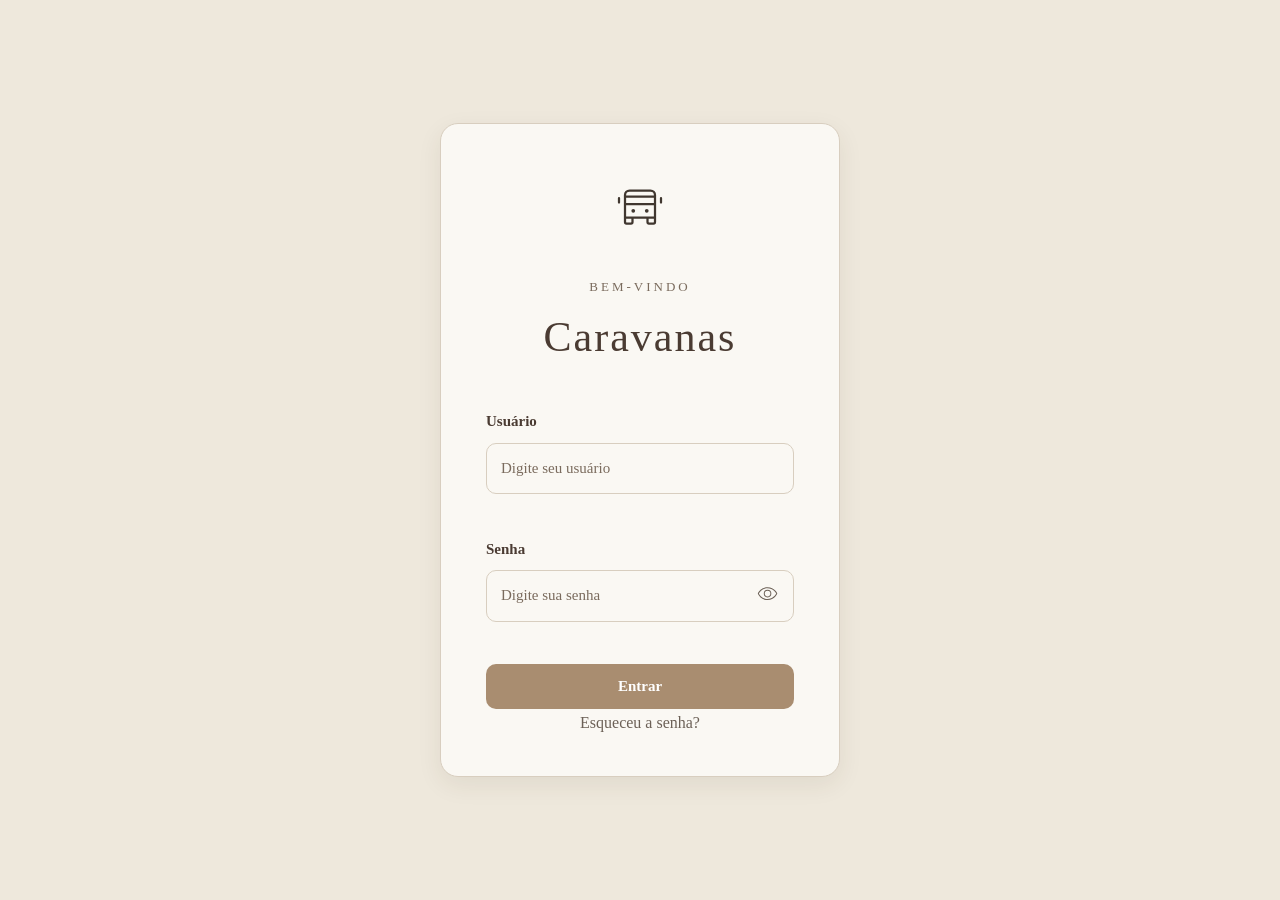
<file: pages/participantes.html>
<!DOCTYPE html>
<html lang="pt-BR">
<head>
    <meta charset="UTF-8">
    <meta name="viewport" content="width=device-width, initial-scale=1.0">
    <title>Participantes</title>
    <link rel="stylesheet" href="../css/variables.css">
    <link rel="stylesheet" href="../css/reset.css">
    <link rel="stylesheet" href="../css/global.css">
    <link rel="stylesheet" href="../css/components.css">
    <link rel="stylesheet" href="../css/responsive.css">
</head>
<body data-page="participantes">
    <header class="page-header">
        <div class="page-header-inner">
            <button class="btn btn--icon" id="menuBtn" aria-label="Voltar ao início"><svg class="icon" aria-hidden="true"><use href="../assets/icons.svg#ph-list"/></svg></button>
            <h1 class="page-title">Participantes</h1>
            <button class="btn btn--icon" id="addParticipante" aria-label="Adicionar participante"><svg class="icon" aria-hidden="true"><use href="../assets/icons.svg#ph-plus"/></svg></button>
        </div>
    </header>
    <main id="app" class="page">
        <div class="form-group">
            <label class="label" for="caravanaFilter">Caravana (para status de pagamento)</label>
            <select class="select" id="caravanaFilter"></select>
        </div>
        <div class="search-field">
            <span class="search-icon" aria-hidden="true"><svg class="icon" aria-hidden="true"><use href="../assets/icons.svg#ph-magnifying-glass"/></svg></span>
            <label class="sr-only" for="searchParticipantes">Pesquisar por nome ou CPF</label>
            <input class="field" id="searchParticipantes" type="search" placeholder="Pesquisar por nome ou CPF" autocomplete="off">
        </div>
        <div class="nav-list filter-row" role="group" aria-label="Filtro de pagamento">
            <button class="nav-item filter-btn is-active" data-filter="todos">Todos</button>
            <button class="nav-item filter-btn" data-filter="pagos">Pagos</button>
            <button class="nav-item filter-btn" data-filter="pendentes">Pendentes</button>
        </div>
        <p class="info-note">O status de pagamento é referente à caravana selecionada. Clique no status para alternar.</p>
        <div id="participanteList" class="participante-list"></div>
    </main>
    <nav class="bottom-nav" aria-label="Navegação principal">
        <div class="bottom-nav-inner">
            <button class="bottom-nav-item" data-nav="dashboard.html"><span class="bottom-nav-icon" aria-hidden="true"><svg class="icon" aria-hidden="true"><use href="../assets/icons.svg#ph-house"/></svg></span><span>Início</span></button>
            <button class="bottom-nav-item" data-nav="caravanas.html"><span class="bottom-nav-icon" aria-hidden="true"><svg class="icon" aria-hidden="true"><use href="../assets/icons.svg#ph-bus"/></svg></span><span>Caravanas</span></button>
            <button class="bottom-nav-item is-active" data-nav="participantes.html" aria-current="page"><span class="bottom-nav-icon" aria-hidden="true"><svg class="icon" aria-hidden="true"><use href="../assets/icons.svg#ph-users"/></svg></span><span>Participantes</span></button>
            <button class="bottom-nav-item" data-nav="pesquisar-participante.html"><span class="bottom-nav-icon" aria-hidden="true"><svg class="icon" aria-hidden="true"><use href="../assets/icons.svg#ph-dots-three"/></svg></span><span>Mais</span></button>
        </div>
    </nav>
    <div class="modal-overlay" id="confirmOverlay" hidden>
        <div class="modal" role="dialog" aria-modal="true" aria-labelledby="confirmTitle">
            <h2 id="confirmTitle">Excluir participante?</h2>
            <p id="confirmDescription">Esta ação não poderá ser desfeita.</p>
            <div class="modal-actions">
                <button class="btn btn--secondary" id="confirmCancel">Cancelar</button>
                <button class="btn btn--danger" id="confirmOk">Excluir</button>
            </div>
        </div>
    </div>
    <script src="../js/storage.js"></script>
    <script src="../js/seed.js"></script>
    <script src="../js/state.js"></script>
    <script src="../js/utils.js"></script>
    <script src="../js/validation.js"></script>
    <script src="../js/caravanas.js"></script>
    <script src="../js/participantes.js"></script>
    <script src="../js/associacoes.js"></script>
    <script src="../js/navigation.js"></script>
    <script src="../js/app.js"></script>
</body>
</html>
</file>
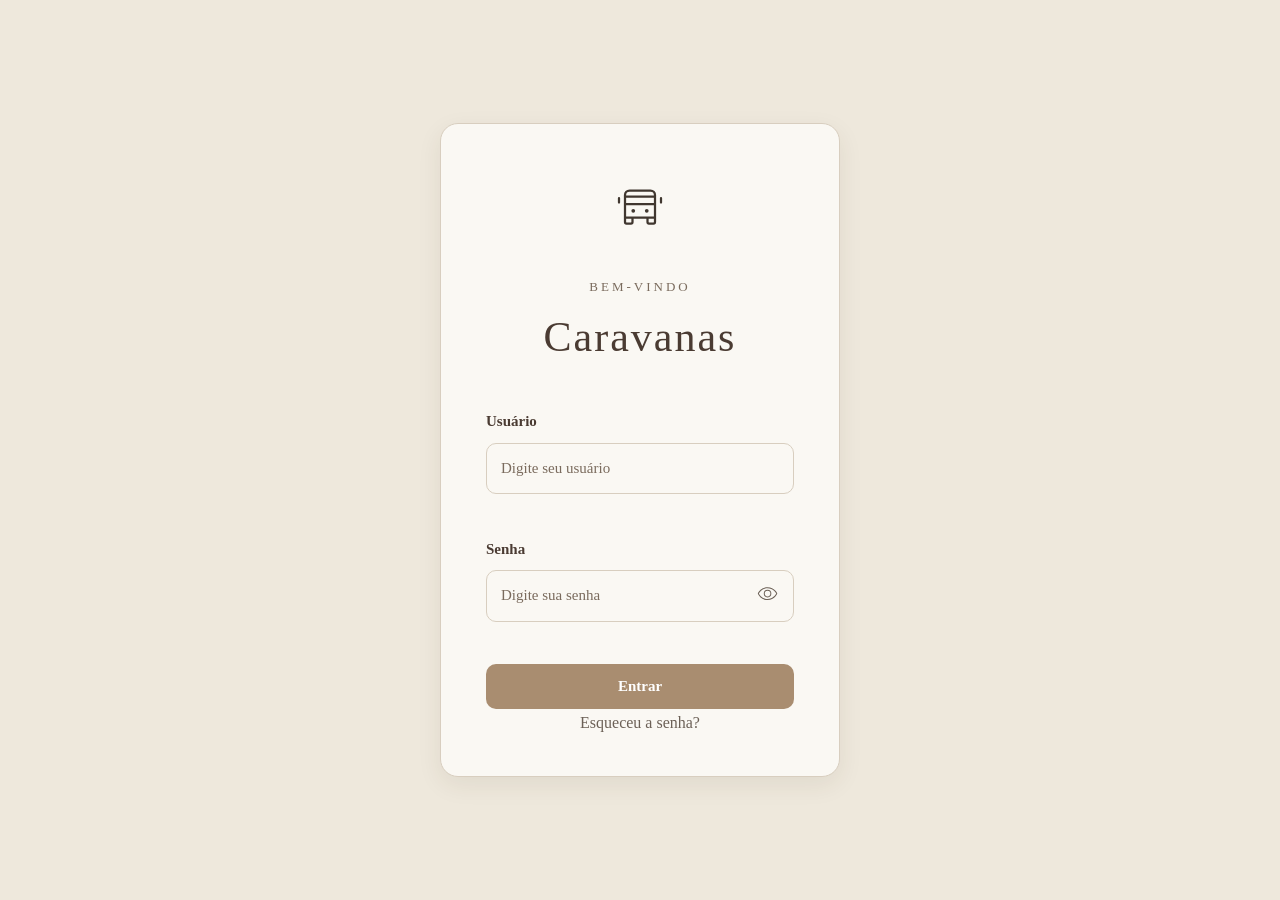
<file: pages/pesquisar-participante.html>
<!DOCTYPE html>
<html lang="pt-BR">
<head>
    <meta charset="UTF-8">
    <meta name="viewport" content="width=device-width, initial-scale=1.0">
    <title>Pesquisar</title>
    <link rel="stylesheet" href="../css/variables.css">
    <link rel="stylesheet" href="../css/reset.css">
    <link rel="stylesheet" href="../css/global.css">
    <link rel="stylesheet" href="../css/components.css">
    <link rel="stylesheet" href="../css/responsive.css">
</head>
<body data-page="pesquisar">
    <header class="page-header">
        <div class="page-header-inner">
            <button class="btn btn--icon" id="backTop" aria-label="Voltar"><svg class="icon" aria-hidden="true"><use href="../assets/icons.svg#ph-arrow-left"/></svg></button>
            <h1 class="page-title">Pesquisar</h1>
            <button class="btn btn--icon" data-logout aria-label="Sair"><svg class="icon" aria-hidden="true"><use href="../assets/icons.svg#ph-sign-out"/></svg></button>
        </div>
    </header>
    <main id="app" class="page">
        <div class="search-field">
            <span class="search-icon" aria-hidden="true"><svg class="icon" aria-hidden="true"><use href="../assets/icons.svg#ph-magnifying-glass"/></svg></span>
            <label class="sr-only" for="searchInput">Digite nome ou CPF</label>
            <input class="field" id="searchInput" type="search" placeholder="Digite nome ou CPF" autocomplete="off">
        </div>
        <button class="btn btn--primary btn--block no-print" id="searchBtn">Pesquisar</button>
        <div id="searchResult" class="participante-list stack-gap"></div>
    </main>
    <nav class="bottom-nav" aria-label="Navegação principal">
        <div class="bottom-nav-inner">
            <button class="bottom-nav-item" data-nav="dashboard.html"><span class="bottom-nav-icon" aria-hidden="true"><svg class="icon" aria-hidden="true"><use href="../assets/icons.svg#ph-house"/></svg></span><span>Início</span></button>
            <button class="bottom-nav-item" data-nav="caravanas.html"><span class="bottom-nav-icon" aria-hidden="true"><svg class="icon" aria-hidden="true"><use href="../assets/icons.svg#ph-bus"/></svg></span><span>Caravanas</span></button>
            <button class="bottom-nav-item" data-nav="participantes.html"><span class="bottom-nav-icon" aria-hidden="true"><svg class="icon" aria-hidden="true"><use href="../assets/icons.svg#ph-users"/></svg></span><span>Participantes</span></button>
            <button class="bottom-nav-item is-active" data-nav="pesquisar-participante.html" aria-current="page"><span class="bottom-nav-icon" aria-hidden="true"><svg class="icon" aria-hidden="true"><use href="../assets/icons.svg#ph-dots-three"/></svg></span><span>Mais</span></button>
        </div>
    </nav>
    <div class="modal-overlay" id="confirmOverlay" hidden>
        <div class="modal" role="dialog" aria-modal="true" aria-labelledby="confirmTitle">
            <h2 id="confirmTitle">Confirmar</h2>
            <p id="confirmDescription"></p>
            <div class="modal-actions">
                <button class="btn btn--secondary" id="confirmCancel">Cancelar</button>
                <button class="btn btn--danger" id="confirmOk">Confirmar</button>
            </div>
        </div>
    </div>
    <script src="../js/storage.js"></script>
    <script src="../js/seed.js"></script>
    <script src="../js/state.js"></script>
    <script src="../js/utils.js"></script>
    <script src="../js/validation.js"></script>
    <script src="../js/caravanas.js"></script>
    <script src="../js/participantes.js"></script>
    <script src="../js/associacoes.js"></script>
    <script src="../js/navigation.js"></script>
    <script src="../js/app.js"></script>
    <script>
        document.getElementById('backTop').addEventListener('click', function () { navigateTo('dashboard.html'); });
    </script>
</body>
</html>
</file>
<file: css/variables.css>
:root {
    /* Fundo */
    --color-bg: #f5f1e8;
    --color-bg-alt: #eee8dc;
    --color-bg-surface: #faf8f3;
    --color-bg-card: #faf8f3;
    --color-bg-hero: #eee8dc;

    /* Destaque */
    --color-accent: #a98d70;
    --color-accent-hover: #967a5f;
    --color-accent-light: #d8cebf;

    /* Texto */
    --color-text: #40372f;
    --color-text-heading: #4a3b32;
    --color-text-muted: #6c6157;
    --color-text-light: #7a6b5d;
    --color-text-on-accent: #ffffff;

    /* Borda e sombra */
    --color-border: #d8cebf;
    --color-border-light: #e4dccf;
    --color-shadow: rgba(60, 45, 30, 0.08);
    --color-shadow-md: rgba(60, 45, 30, 0.12);
    --color-shadow-lg: rgba(50, 40, 30, 0.15);

    /* Foco */
    --color-focus: #a98d70;
    --color-focus-ring: rgba(169, 141, 112, 0.18);

    /* Botão */
    --color-btn-primary: #a98d70;
    --color-btn-primary-hover: #967a5f;
    --color-btn-secondary-bg: #ebe4d8;
    --color-btn-secondary-text: #6c6157;
    --color-btn-secondary-hover: #d8cebf;

    /* Status — usar SOMENTE em badge de pagamento, erro de campo e toast */
    --color-success: #5a9a6e;
    --color-success-bg: #e7f2ea;
    --color-danger: #c94444;
    --color-danger-bg: #f9e9e7;
    --color-overlay: rgba(64, 55, 47, 0.5);

    /* Fonte */
    --font-heading: Georgia, "Times New Roman", "Palatino Linotype", serif;
    --font-body: Georgia, "Times New Roman", serif;
    --font-ui: -apple-system, BlinkMacSystemFont, "Segoe UI", sans-serif;

    /* Espaço */
    --space-xs: 8px;
    --space-sm: 16px;
    --space-md: 25px;
    --space-lg: 45px;
    --space-xl: 70px;
    --space-2xl: 100px;

    /* Layout */
    --max-width: 1200px;
    --max-width-narrow: 900px;
    --max-width-form: 700px;
    --content-padding: 25px;
    --bottom-nav-height: 64px;

    /* Raio */
    --radius-sm: 6px;
    --radius-md: 10px;
    --radius-lg: 18px;

    /* Transição */
    --transition-fast: 0.2s ease;
    --transition-base: 0.3s ease;
    --transition-slow: 0.5s cubic-bezier(0.4, 0, 0.2, 1);
}

@media (max-width: 768px) {
    :root {
        --content-padding: 18px;
        --space-lg: 35px;
        --space-xl: 50px;
        --space-2xl: 70px;
    }
}

@media (max-width: 480px) {
    :root {
        --content-padding: 14px;
        --space-lg: 28px;
        --space-xl: 40px;
    }
}
</file>
<file: css/global.css>
/* ---------- Base ---------- */
#app {
    flex: 1;
    width: 100%;
}

/* ---------- Tipografia ---------- */
h1, h2, h3, h4 {
    font-family: var(--font-heading);
    font-weight: normal;
    color: var(--color-text-heading);
    line-height: 1.3;
}

h1 {
    font-size: clamp(28px, 5vw, 42px);
    letter-spacing: 2px;
}

h2 {
    font-size: clamp(22px, 4vw, 40px);
    letter-spacing: 1px;
}

h3 {
    font-size: clamp(18px, 3vw, 22px);
}

p {
    font-size: 17px;
    line-height: 1.7;
    color: var(--color-text-muted);
    margin-bottom: 15px;
}

.eyebrow {
    font-family: var(--font-heading);
    font-size: 13px;
    letter-spacing: 3px;
    text-transform: uppercase;
    color: var(--color-text-light);
    display: block;
    margin: 30px 0 12px;
}

.eyebrow:first-child {
    margin-top: 0;
}

.lead {
    font-style: italic;
    font-size: 17px;
    line-height: 1.7;
    color: var(--color-text-muted);
    margin-bottom: 35px;
}

/* ---------- Layout ---------- */
.page {
    max-width: var(--max-width);
    margin: 0 auto;
    padding: 70px var(--content-padding);
    padding-bottom: calc(var(--bottom-nav-height) + var(--space-lg));
    width: 100%;
}

.container {
    width: 100%;
    max-width: var(--max-width);
    margin: 0 auto;
    padding: 0 var(--content-padding);
}

/* ---------- Topbar do app (transposição da nav do guia) ---------- */
.page-header {
    background: var(--color-bg-surface);
    border-bottom: 1px solid var(--color-border-light);
    position: sticky;
    top: 0;
    z-index: 10;
}

.page-header-inner {
    width: min(100%, var(--max-width));
    margin: 0 auto;
    display: flex;
    align-items: center;
    gap: var(--space-sm);
    min-height: 56px;
    padding: var(--space-xs) var(--content-padding);
}

.page-title {
    font-family: var(--font-heading);
    font-weight: normal;
    font-size: clamp(18px, 3vw, 22px);
    letter-spacing: 1px;
    color: var(--color-text-heading);
    flex: 1;
    text-align: center;
}

.page-subtitle {
    color: var(--color-text-muted);
    font-size: 15px;
    margin-bottom: var(--space-sm);
}

.header-spacer {
    width: 40px;
    flex-shrink: 0;
}

.detail-head {
    display: flex;
    gap: 12px;
    align-items: center;
}

.detail-head-body {
    flex: 1;
    min-width: 0;
}

.detail-head .page-subtitle {
    margin: 0;
}

/* ---------- Faixa editorial ---------- */
.page-hero {
    text-align: center;
    padding: 80px 20px 50px;
    background: var(--color-bg-hero);
    border: 1px solid var(--color-border-light);
    border-radius: var(--radius-lg);
    margin-bottom: var(--space-md);
    box-shadow: 0 8px 25px var(--color-shadow);
}

.page-hero h1,
.page-hero h2 {
    font-family: var(--font-heading);
    font-size: clamp(28px, 5vw, 42px);
    font-weight: normal;
    letter-spacing: 2px;
    color: var(--color-text-heading);
    margin-bottom: 15px;
}

.page-hero p {
    font-size: 18px;
    color: var(--color-text-light);
    font-style: italic;
    margin: 0;
}

/* ---------- Título de seção ---------- */
.section-header {
    text-align: center;
    margin-bottom: var(--space-lg);
}

.section-header h2 {
    margin-bottom: 10px;
}

.section-header span,
.divider {
    display: block;
    width: 70px;
    height: 2px;
    background: var(--color-accent);
    margin: 0 auto;
}

.divider--left {
    margin: 40px 0;
}

.section-title {
    margin-bottom: var(--space-sm);
}

/* ---------- Utilitários ---------- */
.sr-only {
    position: absolute;
    width: 1px;
    height: 1px;
    padding: 0;
    margin: -1px;
    overflow: hidden;
    clip: rect(0, 0, 0, 0);
    white-space: nowrap;
    border: 0;
}

.reveal {
    opacity: 0;
    transform: translateY(30px);
}

.reveal.revealed {
    opacity: 1;
    transform: translateY(0);
    transition: opacity 0.7s cubic-bezier(0.4, 0, 0.2, 1), transform 0.7s cubic-bezier(0.4, 0, 0.2, 1);
}

.info-note {
    background: var(--color-bg-alt);
    border: 1px solid var(--color-border-light);
    border-radius: var(--radius-md);
    padding: var(--space-xs) var(--space-sm);
    font-size: 15px;
    font-style: italic;
    color: var(--color-text-muted);
    margin-bottom: var(--space-md);
}

.empty-state {
    text-align: center;
    font-style: italic;
    color: var(--color-text-muted);
    padding: var(--space-lg) var(--space-sm);
}

.footer {
    text-align: center;
    padding: 35px 20px;
    background: var(--color-bg-alt);
    color: var(--color-text-light);
    font-size: 14px;
    border-top: 1px solid var(--color-border-light);
    margin-top: auto;
}

.footer p {
    margin: 0;
    font-size: 14px;
    color: var(--color-text-light);
}
</file>
<file: css/components.css>
/* ==========================================================
   Componentes — Sistema Editorial (canônico + aliases legados)
   Canônico: .btn--*, .field, .card--clickable, .nav-item, .is-active
   Alias legado: .btn-primary, .form-input, .card-clickable, .active …
   ========================================================== */

/* ---------- Ícones (Phosphor light via sprite assets/icons.svg) ---------- */
.icon {
    width: 1.2em;
    height: 1.2em;
    flex-shrink: 0;
    fill: currentColor;
    vertical-align: -0.2em;
}

/* Paridade de tamanho com os glifos anteriores */
.btn--icon .icon,
.icon-button .icon,
.btn-icon .icon {
    width: 1em;
    height: 1em;
}

.login-logo .icon {
    width: 1em;
    height: 1em;
}

/* ---------- Botões ---------- */
.btn {
    display: inline-flex;
    align-items: center;
    justify-content: center;
    gap: var(--space-xs);
    min-height: 44px;
    padding: 12px 28px;
    border: none;
    border-radius: var(--radius-md);
    font-family: var(--font-body);
    font-size: 15px;
    font-weight: bold;
    line-height: 1.4;
    cursor: pointer;
    transition: background var(--transition-fast), transform var(--transition-fast), box-shadow var(--transition-fast);
}

.btn:active {
    transform: scale(0.98);
}

.btn--primary,
.btn-primary {
    background: var(--color-btn-primary);
    color: var(--color-text-on-accent);
}

.btn--primary:hover,
.btn-primary:hover {
    background: var(--color-btn-primary-hover);
    box-shadow: 0 4px 16px rgba(169, 141, 112, 0.3);
    transform: translateY(-1px);
}

.btn--secondary,
.btn-secondary {
    background: var(--color-btn-secondary-bg);
    color: var(--color-btn-secondary-text);
}

.btn--secondary:hover,
.btn-secondary:hover {
    background: var(--color-btn-secondary-hover);
}

.btn--danger,
.btn-danger,
.btn-success {
    color: var(--color-text-on-accent);
}

.btn--danger,
.btn-danger {
    background: var(--color-danger);
}

.btn-success {
    background: var(--color-success);
}

.btn--block,
.btn-block {
    width: 100%;
}

.btn--pill {
    border-radius: 50px;
    font-size: 14px;
}

.btn:disabled {
    opacity: 0.5;
    cursor: not-allowed;
}

/* Botão ícone (topbar, linhas) — alias: .icon-button / .btn-icon */
.btn--icon,
.icon-button,
.btn-icon {
    min-width: 40px;
    min-height: 40px;
    width: 40px;
    height: 40px;
    padding: 0;
    border-radius: 50%;
    border: 1px solid var(--color-border);
    background: var(--color-bg-surface);
    color: var(--color-text-heading);
    cursor: pointer;
    display: inline-flex;
    align-items: center;
    justify-content: center;
    font-size: 1.2rem;
    flex-shrink: 0;
    transition: background var(--transition-fast), transform var(--transition-fast);
}

.btn--icon:hover,
.icon-button:hover,
.btn-icon:hover {
    background: var(--color-bg-alt);
    transform: translateY(-1px);
}

.btn--icon-danger,
.btn-icon-danger {
    color: var(--color-danger);
    border-color: var(--color-danger);
}

/* ---------- Campos e formulário ---------- */
.field,
.form-input,
.select,
.form-select,
.textarea {
    width: 100%;
    min-height: 44px;
    padding: 12px 14px;
    border: 1px solid var(--color-border);
    border-radius: var(--radius-md);
    background: var(--color-bg-surface);
    color: var(--color-text);
    font-family: var(--font-body);
    font-size: 15px;
    transition: border-color var(--transition-fast), box-shadow var(--transition-fast);
}

.field::placeholder,
.form-input::placeholder,
.textarea::placeholder {
    color: var(--color-text-light);
}

.field:focus,
.form-input:focus,
.select:focus,
.form-select:focus,
.textarea:focus {
    border-color: var(--color-focus);
    box-shadow: 0 0 0 3px var(--color-focus-ring);
    background: #fff;
    outline: none;
}

.textarea {
    resize: vertical;
    min-height: 110px;
}

.select,
.form-select {
    appearance: none;
    background-image: url("data:image/svg+xml,%3Csvg xmlns='http://www.w3.org/2000/svg' width='12' height='12' viewBox='0 0 256 256'%3E%3Cpath fill='%236c6157' d='M212.24,100.24l-80,80a6,6,0,0,1-8.48,0l-80-80a6,6,0,0,1,8.48-8.48L128,167.51l75.76-75.75a6,6,0,0,1,8.48,8.48Z'/%3E%3C/svg%3E");
    background-repeat: no-repeat;
    background-position: right 14px center;
    padding-right: 36px;
    cursor: pointer;
}

.field--radio,
.field--check {
    width: auto;
    margin-right: 6px;
    accent-color: var(--color-focus);
}

.label,
.form-label {
    display: block;
    margin-bottom: 8px;
    font-weight: bold;
    color: var(--color-text-heading);
    font-size: 15px;
}

.label--inline {
    display: inline;
    font-weight: normal;
    color: var(--color-text-muted);
}

.field--invalid,
.form-input-invalid {
    border-color: var(--color-danger);
}

.form-error {
    color: var(--color-danger);
    font-size: 0.8rem;
    min-height: 1.1em;
}

.form-box {
    max-width: var(--max-width-form);
    margin: 0 auto;
    background: var(--color-bg-surface);
    border: 1px solid var(--color-border);
    border-radius: var(--radius-lg);
    padding: 40px 45px;
    box-shadow: 0 8px 25px var(--color-shadow);
}

.form-group,
.form-field {
    display: flex;
    flex-direction: column;
    margin-bottom: 28px;
}

.form-row {
    display: flex;
    gap: 24px;
}

.form-group--half {
    flex: 1;
}

.form-fieldset {
    border: 1px solid var(--color-border-light);
    border-radius: var(--radius-sm);
    padding: 20px 24px 16px;
    margin-bottom: 28px;
}

.form-actions {
    display: flex;
    gap: 14px;
    margin-top: 35px;
    padding-top: 28px;
    border-top: 1px solid var(--color-border-light);
}

.form-actions .btn {
    flex: 1;
}

/* ---------- Busca ---------- */
.search-field {
    position: relative;
    margin-bottom: var(--space-md);
}

.search-field .field,
.search-field .form-input {
    padding-left: 40px;
}

.search-icon {
    position: absolute;
    left: 12px;
    top: 50%;
    transform: translateY(-50%);
    color: var(--color-text-light);
}

/* ---------- Navegação em pílula (base de tabs e filtros) ---------- */
.nav {
    width: 100%;
    padding: 16px 20px;
    display: flex;
    justify-content: center;
}

.nav-list,
.tabs,
.filter-row {
    display: flex;
    gap: 6px;
    padding: 10px 20px;
    background: var(--color-bg-surface);
    border: 1px solid var(--color-border);
    border-radius: 50px;
}

.tabs {
    border-radius: var(--radius-md);
    margin: var(--space-md) 0;
}

.filter-row {
    border-radius: 50px;
    margin-bottom: var(--space-md);
}

.nav-item,
.tab-btn,
.filter-btn {
    display: block;
    padding: 10px 22px;
    border: none;
    border-radius: 30px;
    background: none;
    color: var(--color-text-muted);
    font-family: var(--font-heading);
    font-size: 14px;
    letter-spacing: 0.5px;
    cursor: pointer;
    transition: all var(--transition-fast);
    flex: 1;
    text-align: center;
    white-space: nowrap;
}

.nav-item:hover,
.tab-btn:hover,
.filter-btn:hover {
    background: var(--color-bg-alt);
    color: var(--color-text-heading);
    transform: translateY(-1px);
}

.nav-item.is-active,
.nav-item.active,
.tab-btn.is-active,
.tab-btn.active,
.filter-btn.is-active,
.filter-btn.active {
    background: var(--color-btn-primary);
    color: var(--color-text-on-accent);
    box-shadow: 0 4px 12px rgba(169, 141, 112, 0.25);
    letter-spacing: 0.8px;
    font-weight: bold;
}

/* ---------- Cards ---------- */
.card {
    background: var(--color-bg-card);
    padding: 18px;
    border: 1px solid var(--color-border);
    border-radius: var(--radius-lg);
    box-shadow: 0 8px 25px var(--color-shadow);
    transition: transform var(--transition-base), box-shadow var(--transition-base);
}

.card p {
    font-size: 16px;
    color: var(--color-text-muted);
    margin: 0;
}

.card--clickable,
.card-clickable {
    cursor: pointer;
}

.card:hover,
.card--clickable:hover,
.card-clickable:hover {
    transform: translateY(-5px);
    box-shadow: 0 12px 30px var(--color-shadow-md);
}

/* Cartões do app */
.caravana-card {
    display: flex;
    gap: var(--space-sm);
    align-items: center;
    margin-bottom: var(--space-sm);
    border-left: 5px solid var(--color-accent);
}

.caravana-card-body {
    flex: 1;
}

.caravana-card-route {
    font-family: var(--font-heading);
    font-weight: normal;
    letter-spacing: 0.5px;
    font-size: 1rem;
    color: var(--color-text-heading);
}

.caravana-card-meta {
    color: var(--color-text-muted);
    font-size: 0.85rem;
}

.caravana-card-arrow {
    color: var(--color-accent);
    font-size: 1.4rem;
}

.participante-card {
    display: flex;
    align-items: center;
    gap: var(--space-sm);
    margin-bottom: var(--space-sm);
}

.participante-card-info {
    flex: 1;
    min-width: 0;
}

.participante-card-name {
    font-family: var(--font-heading);
    color: var(--color-text-heading);
}

.participante-card-cpf {
    color: var(--color-text-muted);
    font-size: 0.85rem;
}

.caravana-list,
.participante-list {
    display: flex;
    flex-direction: column;
}

/* ---------- Grade editorial ---------- */
.grid-2,
.shortcut-grid,
.summary-row {
    display: grid;
    gap: 35px;
    margin-bottom: 65px;
}

.grid-2,
.shortcut-grid {
    grid-template-columns: repeat(2, 1fr);
}

.summary-row {
    grid-template-columns: repeat(3, 1fr);
    gap: var(--space-sm);
    margin-bottom: var(--space-md);
    margin-top: var(--space-sm);
}

.summary-card {
    text-align: center;
}

.summary-card strong {
    display: block;
    font-size: 1.6rem;
    font-family: var(--font-heading);
    font-weight: normal;
    color: var(--color-text-heading);
}

.summary-card span {
    color: var(--color-text-muted);
    font-size: 0.85rem;
}

.shortcut-card {
    text-align: center;
    padding: var(--space-lg) var(--space-md);
}

.shortcut-card h3 {
    margin: 8px 0 4px;
}

.shortcut-card .shortcut-icon {
    font-size: 2rem;
    display: block;
    margin-bottom: var(--space-xs);
}

/* Alias legado do dashboard */
.hero-card {
    text-align: center;
    padding: 80px 20px 50px;
    background: var(--color-bg-hero);
    border: 1px solid var(--color-border-light);
    border-radius: var(--radius-lg);
    margin-bottom: var(--space-md);
    box-shadow: 0 8px 25px var(--color-shadow);
}

.hero-card h2 {
    font-size: clamp(28px, 5vw, 42px);
    letter-spacing: 2px;
    margin-bottom: 15px;
}

/* ---------- Avatar ---------- */
.avatar {
    width: 44px;
    height: 44px;
    border-radius: 50%;
    background: var(--color-accent-light);
    color: var(--color-text-heading);
    border: 1px solid var(--color-border);
    display: inline-flex;
    align-items: center;
    justify-content: center;
    font-family: var(--font-heading);
    flex-shrink: 0;
    text-transform: uppercase;
}

.avatar-lg {
    width: 64px;
    height: 64px;
    font-size: 1.4rem;
}

/* ---------- Badges de status ---------- */
.status-badge {
    display: inline-block;
    padding: 4px 12px;
    border-radius: 999px;
    font-size: 0.8rem;
    font-weight: bold;
    font-family: var(--font-body);
}

.status-paid {
    background: var(--color-success-bg);
    color: var(--color-success);
}

.status-pending {
    background: var(--color-danger-bg);
    color: var(--color-danger);
}

/* ---------- Bottom nav (transposição mobile da nav pill) ---------- */
.bottom-nav {
    position: fixed;
    bottom: 0;
    left: 0;
    right: 0;
    background: var(--color-bg-surface);
    border-top: 1px solid var(--color-border);
    display: flex;
    height: var(--bottom-nav-height);
    z-index: 20;
}

.bottom-nav-inner {
    width: min(100%, var(--max-width));
    margin: 0 auto;
    display: flex;
}

.bottom-nav-item {
    flex: 1;
    display: flex;
    flex-direction: column;
    align-items: center;
    justify-content: center;
    gap: 2px;
    color: var(--color-text-muted);
    font-family: var(--font-heading);
    font-size: 0.75rem;
    letter-spacing: 0.5px;
    border: none;
    background: none;
    cursor: pointer;
    transition: color var(--transition-fast);
}

.bottom-nav-item.is-active,
.bottom-nav-item.active {
    color: var(--color-accent);
    letter-spacing: 0.8px;
    font-weight: bold;
}

.bottom-nav-icon {
    font-size: 1.3rem;
}

/* ---------- Modal ---------- */
.modal-overlay {
    position: fixed;
    inset: 0;
    background: var(--color-overlay);
    display: flex;
    align-items: center;
    justify-content: center;
    padding: var(--space-sm);
    z-index: 50;
}

.modal-overlay[hidden] {
    display: none;
}

.modal {
    background: var(--color-bg-surface);
    border: 1px solid var(--color-border);
    border-radius: var(--radius-lg);
    padding: var(--space-lg);
    width: min(100%, 420px);
    box-shadow: 0 20px 60px var(--color-shadow);
}

.modal h2 {
    margin-bottom: 10px;
}

.modal-actions {
    display: flex;
    gap: var(--space-sm);
    margin-top: var(--space-md);
    padding-top: var(--space-md);
    border-top: 1px solid var(--color-border-light);
}

.modal-actions .btn {
    flex: 1;
}

/* ---------- Toast ---------- */
.toast-container {
    position: fixed;
    bottom: calc(var(--bottom-nav-height) + var(--space-sm));
    left: 50%;
    transform: translateX(-50%);
    z-index: 60;
    display: flex;
    flex-direction: column;
    gap: var(--space-xs);
    width: min(92%, 420px);
}

.toast {
    padding: 12px 16px;
    border-radius: var(--radius-md);
    color: var(--color-text-on-accent);
    font-weight: bold;
    box-shadow: 0 12px 30px var(--color-shadow-md);
    animation: toast-in var(--transition-fast);
}

.toast-success {
    background: var(--color-success);
}

.toast-error {
    background: var(--color-danger);
}

.toast-info {
    background: var(--color-accent);
}

@keyframes toast-in {
    from {
        opacity: 0;
        transform: translateY(8px);
    }
    to {
        opacity: 1;
        transform: none;
    }
}

/* ---------- Lista numerada editorial ---------- */
.ordered-list {
    display: flex;
    flex-direction: column;
    gap: var(--space-xs);
    counter-reset: step;
    list-style: none;
    padding-left: 0;
}

.ordered-list-item {
    display: flex;
    align-items: center;
    gap: var(--space-sm);
    counter-increment: step;
    position: relative;
    padding-left: 50px;
}

.ordered-list-item > strong:first-child {
    width: 28px;
    height: 28px;
    display: inline-flex;
    align-items: center;
    justify-content: center;
    border-radius: 50%;
    background: var(--color-bg-surface);
    border: 1px solid var(--color-border);
    color: var(--color-accent);
    font-family: var(--font-heading);
    font-size: 14px;
    font-weight: normal;
    position: absolute;
    left: 12px;
    top: 50%;
    transform: translateY(-50%);
    flex-shrink: 0;
}

.step-list {
    padding-left: 50px;
    counter-reset: step;
    list-style: none;
}

.step-list li {
    padding-left: 10px;
    padding-bottom: 20px;
    font-size: 16px;
    line-height: 1.7;
    border-left: 2px solid var(--color-border-light);
    counter-increment: step;
    position: relative;
}

.step-list li::before {
    content: counter(step);
    width: 28px;
    height: 28px;
    display: inline-flex;
    align-items: center;
    justify-content: center;
    border-radius: 50%;
    background: var(--color-bg-surface);
    border: 1px solid var(--color-border);
    color: var(--color-accent);
    font-family: var(--font-heading);
    font-size: 14px;
    position: absolute;
    left: -40px;
    top: 0;
    transition: background var(--transition-fast), color var(--transition-fast);
}

.step-list li:hover::before {
    background: var(--color-accent);
    color: var(--color-text-on-accent);
}

.step-list li:last-child {
    border-left-color: transparent;
    padding-bottom: 0;
}

/* ---------- Login ---------- */
.login-page {
    min-height: 100vh;
    background: var(--color-bg-hero);
    display: flex;
    align-items: center;
    justify-content: center;
    padding: var(--space-md);
    padding-bottom: var(--space-md);
}

.login-card {
    width: min(100%, 400px);
}

.login-card.form-box {
    padding: 40px 45px;
}

.login-card .eyebrow {
    text-align: center;
}

.login-logo {
    font-size: 3rem;
    text-align: center;
}

.login-title {
    text-align: center;
    margin-bottom: var(--space-lg);
}

.login-link {
    text-align: center;
    margin-top: 12px;
}

.password-wrap {
    position: relative;
}

.password-toggle {
    position: absolute;
    right: 8px;
    top: 50%;
    transform: translateY(-50%);
    border: none;
    background: none;
    cursor: pointer;
    font-size: 1.1rem;
    padding: 8px;
    color: var(--color-text-muted);
}

/* ---------- Ações de linha ---------- */
.row-actions {
    display: flex;
    gap: var(--space-xs);
}

/* ---------- Listas de resultados ---------- */
.stack-gap {
    margin-top: var(--space-sm);
}
</file>
<file: css/responsive.css>
/* ---------- Telas médias ---------- */
@media (max-width: 768px) {
    .page {
        padding: 45px 18px;
        padding-bottom: calc(var(--bottom-nav-height) + var(--space-md));
    }

    .page-hero,
    .hero-card {
        padding: 55px 20px 40px;
    }

    .grid-2,
    .shortcut-grid,
    .summary-row {
        grid-template-columns: 1fr;
        gap: 30px;
    }

    .summary-row {
        gap: var(--space-sm);
    }

    .caravana-list,
    .participante-list {
        display: flex;
        flex-direction: column;
    }

    .form-box {
        padding: 30px 28px;
    }

    .form-row {
        flex-direction: column;
        gap: 0;
    }

    .form-actions {
        max-width: 480px;
    }

    .tabs,
    .filter-row {
        padding: 8px 12px;
        overflow-x: auto;
    }
}

/* ---------- Telas estreitas ---------- */
@media (max-width: 480px) {
    body,
    p {
        font-size: 16px;
    }

    .form-actions {
        flex-direction: column;
    }

    .form-actions .btn {
        width: 100%;
    }

    .modal {
        padding: var(--space-md);
    }

    .bottom-nav-icon {
        font-size: 1.1rem;
    }
}

/* ---------- Telas largas (grade do app) ---------- */
@media (min-width: 768px) {
    .shortcut-grid {
        grid-template-columns: repeat(4, 1fr);
        gap: var(--space-sm);
    }

    .caravana-list,
    .participante-list {
        display: grid;
        grid-template-columns: 1fr 1fr;
        gap: var(--space-sm);
    }

    .caravana-list .caravana-card,
    .participante-list .participante-card {
        margin-bottom: 0;
    }
}

@media (min-width: 1024px) {
    .caravana-list {
        grid-template-columns: 1fr 1fr 1fr;
    }

    .participante-list {
        grid-template-columns: 1fr 1fr;
    }
}

/* ---------- Impressão (lista de participantes) ---------- */
@media print {
    .bottom-nav,
    .page-header,
    .no-print,
    .toast-container,
    .form-actions,
    .btn {
        display: none !important;
    }

    body {
        background: #fff;
    }

    main.page,
    .container {
        padding: 0;
        max-width: 100%;
    }

    .card {
        box-shadow: none;
        break-inside: avoid;
    }
}

/* ---------- Movimento reduzido ---------- */
@media (prefers-reduced-motion: reduce) {
    *,
    *::before,
    *::after {
        animation-duration: 0.01ms !important;
        animation-iteration-count: 1 !important;
        transition-duration: 0.01ms !important;
        scroll-behavior: auto !important;
    }

    .reveal {
        opacity: 1;
        transform: none;
    }
}
</file>
